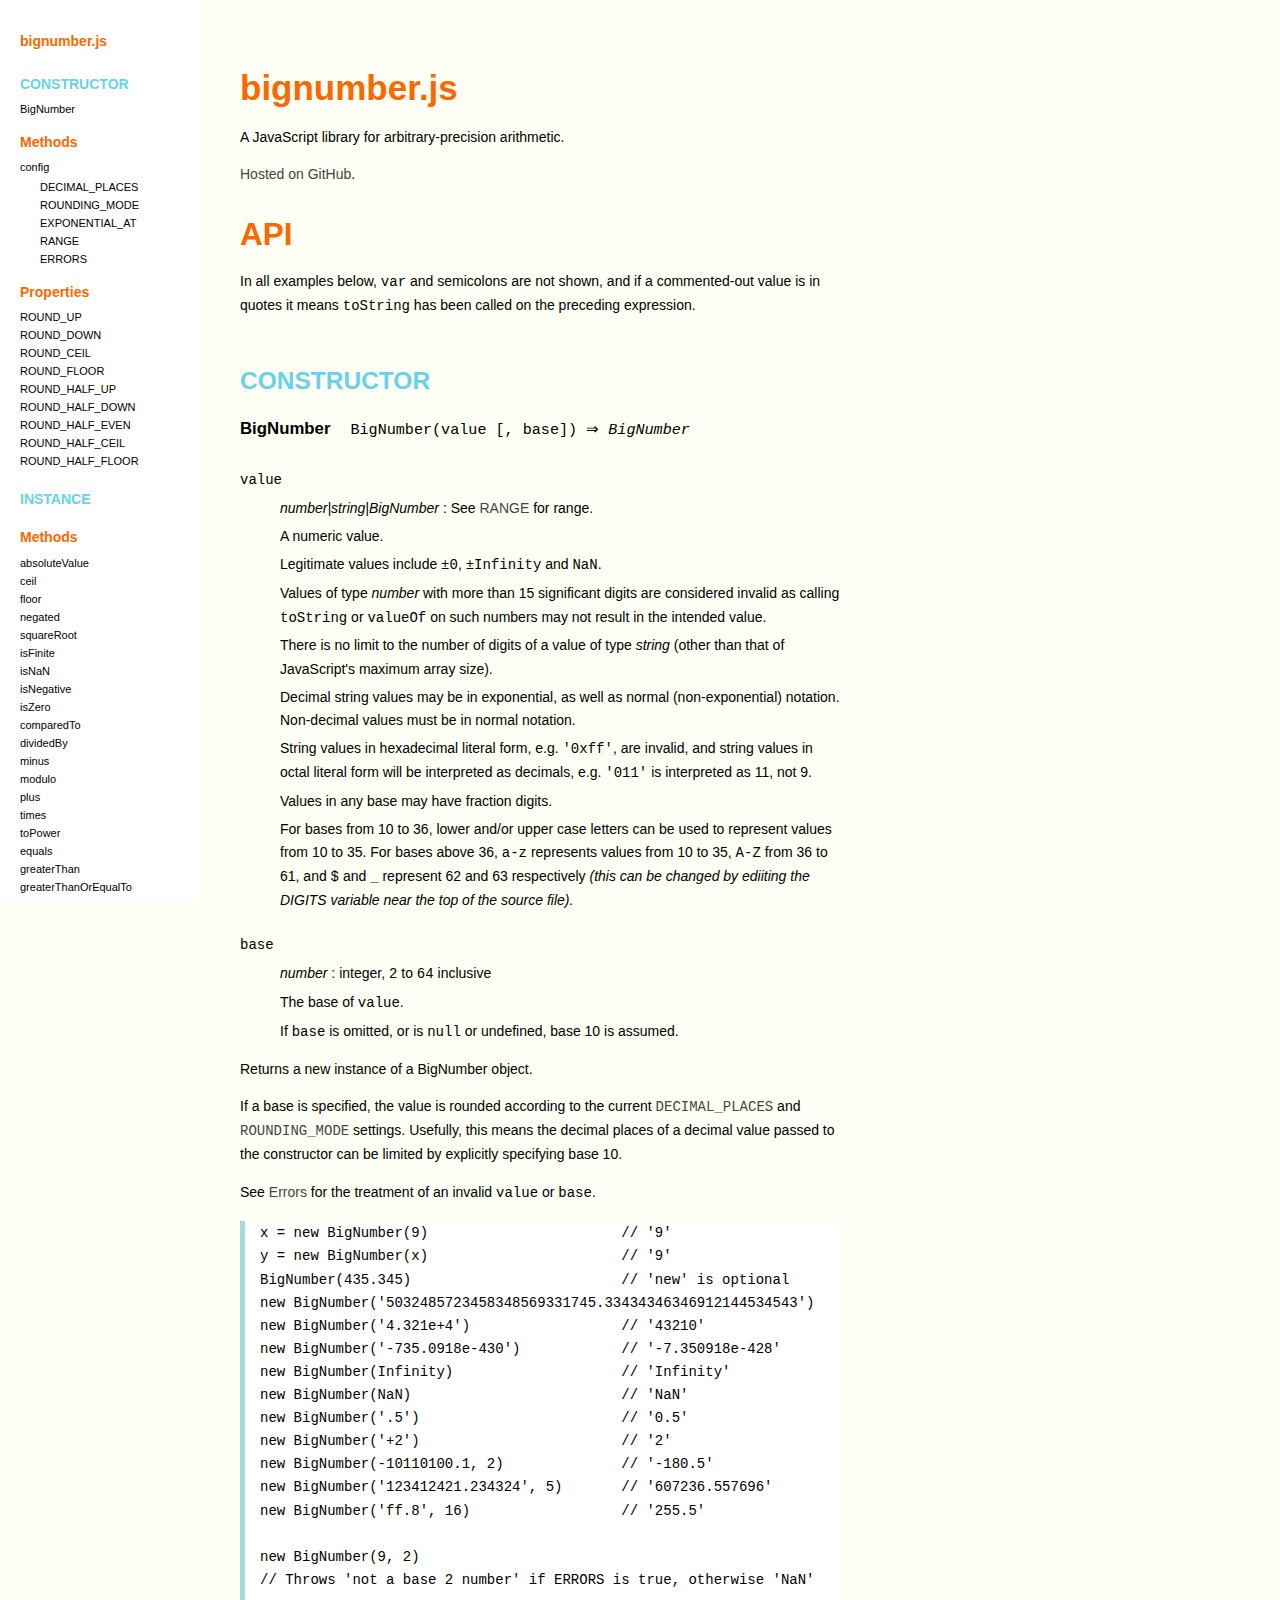
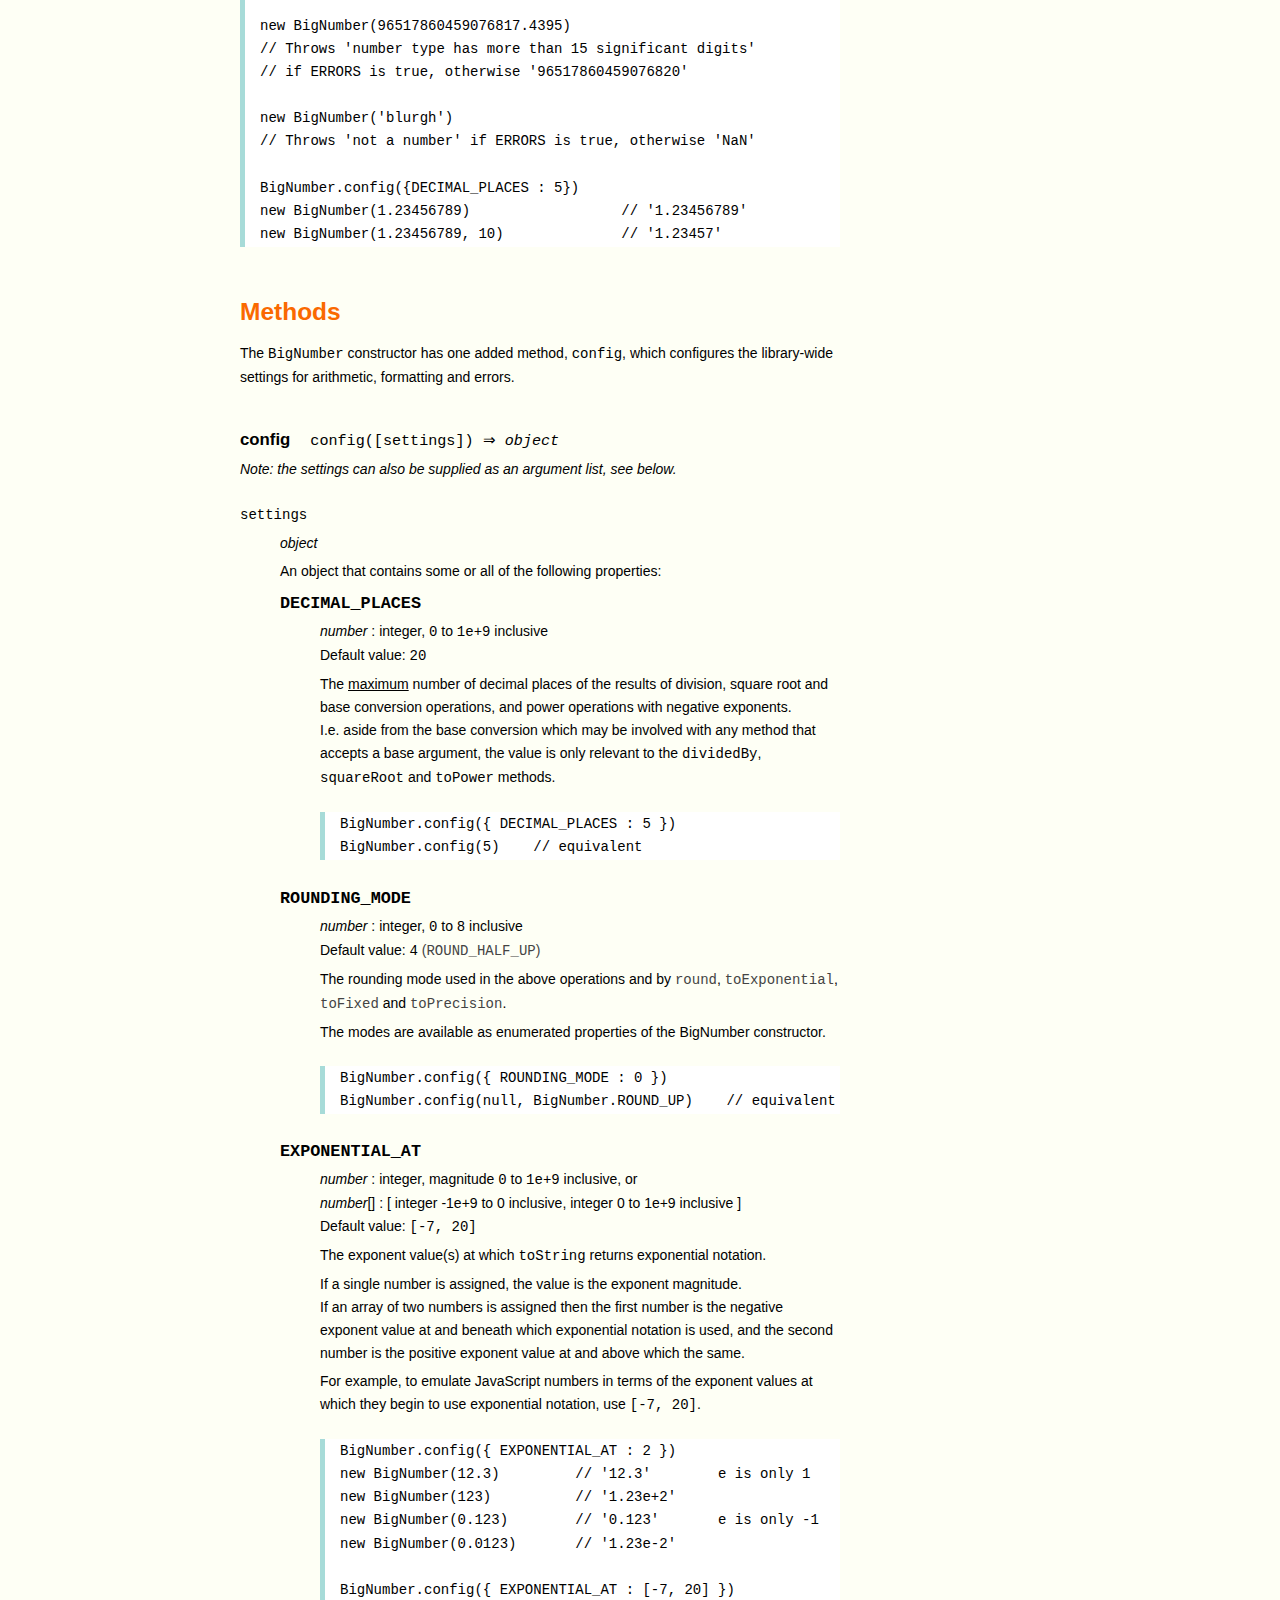
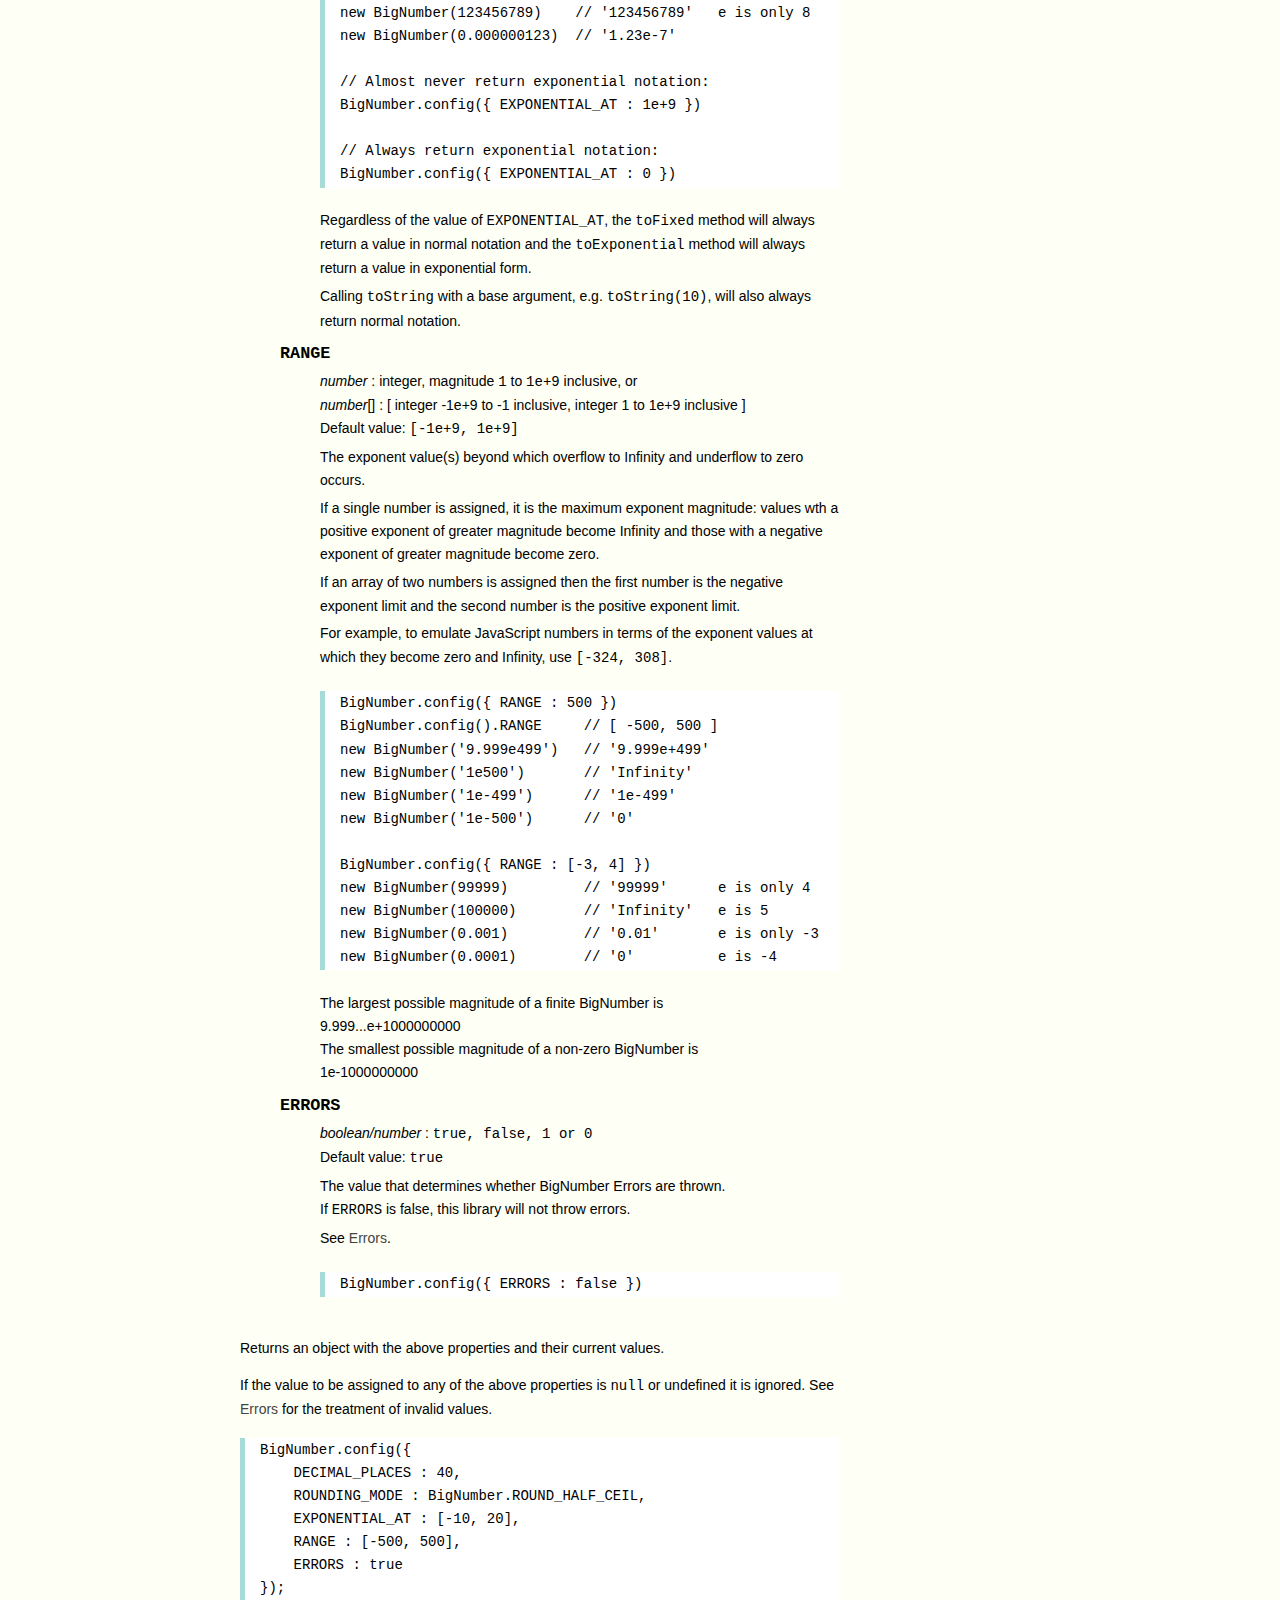
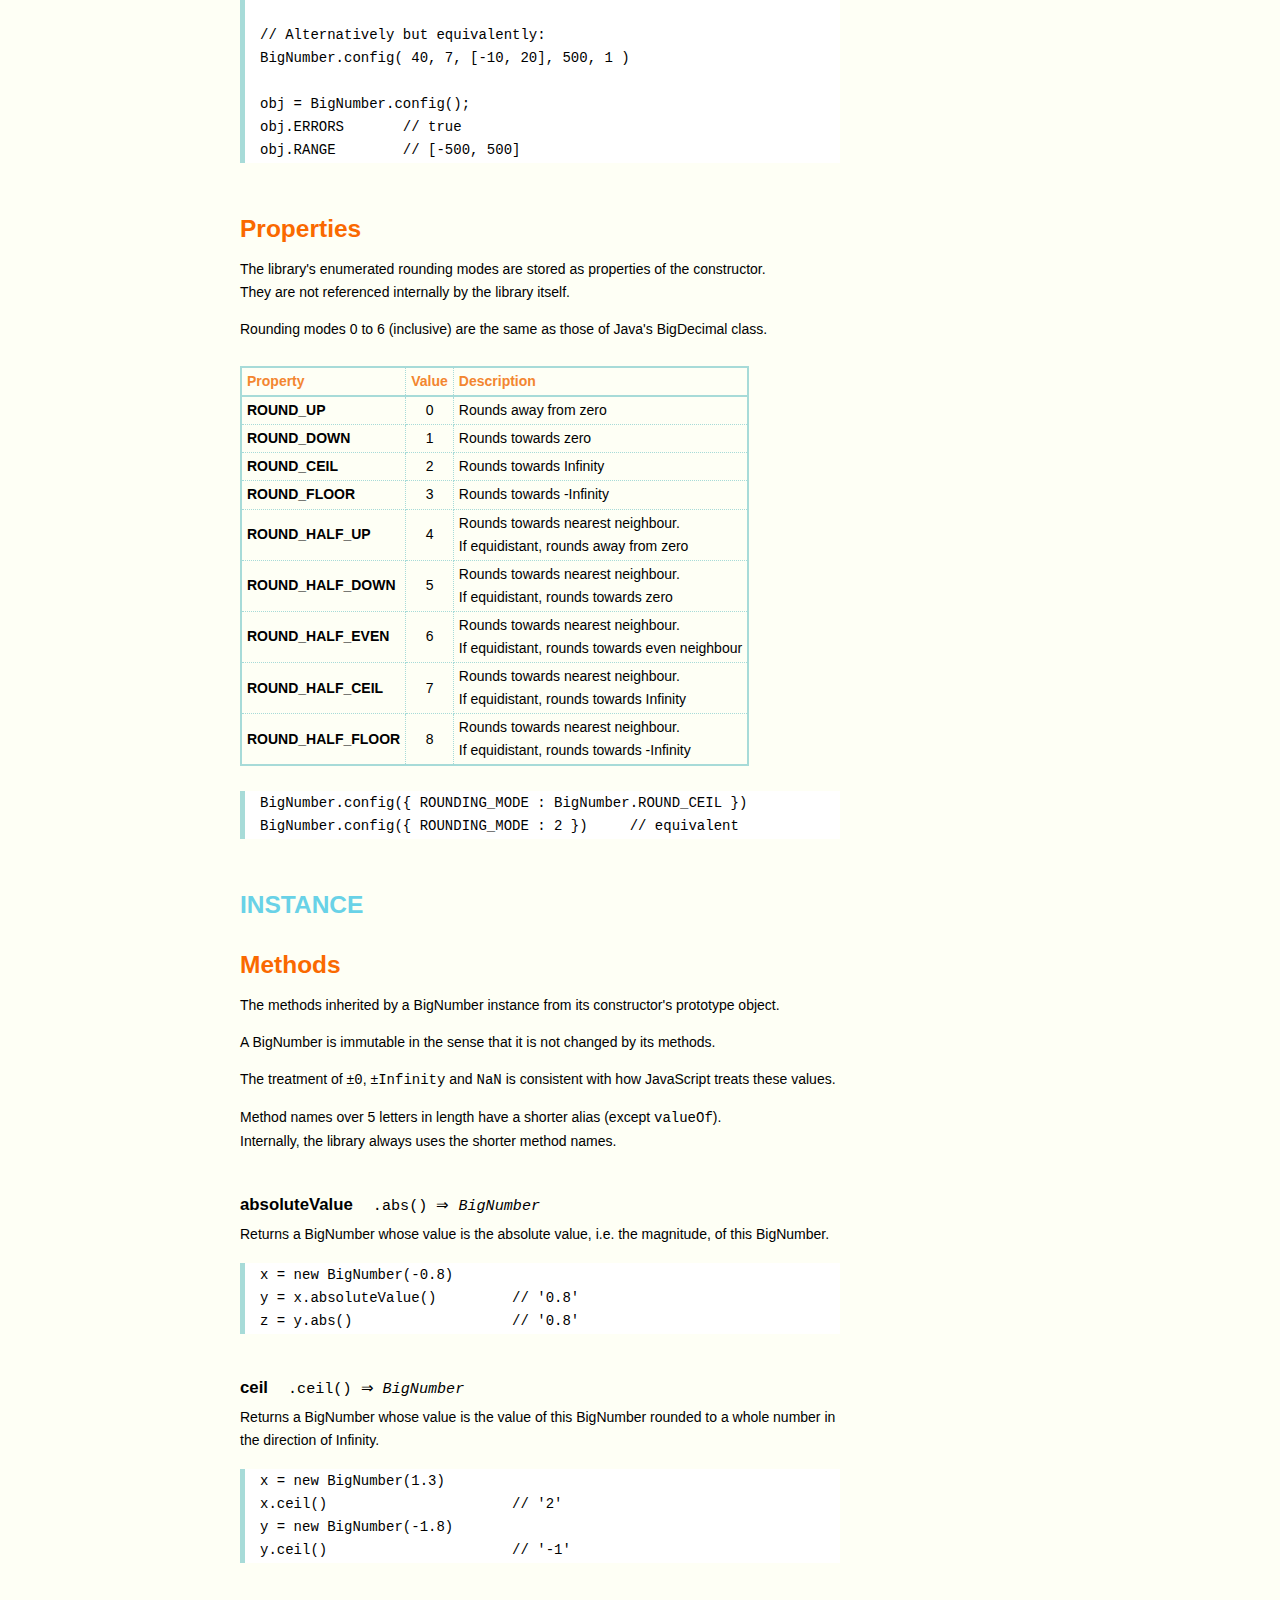
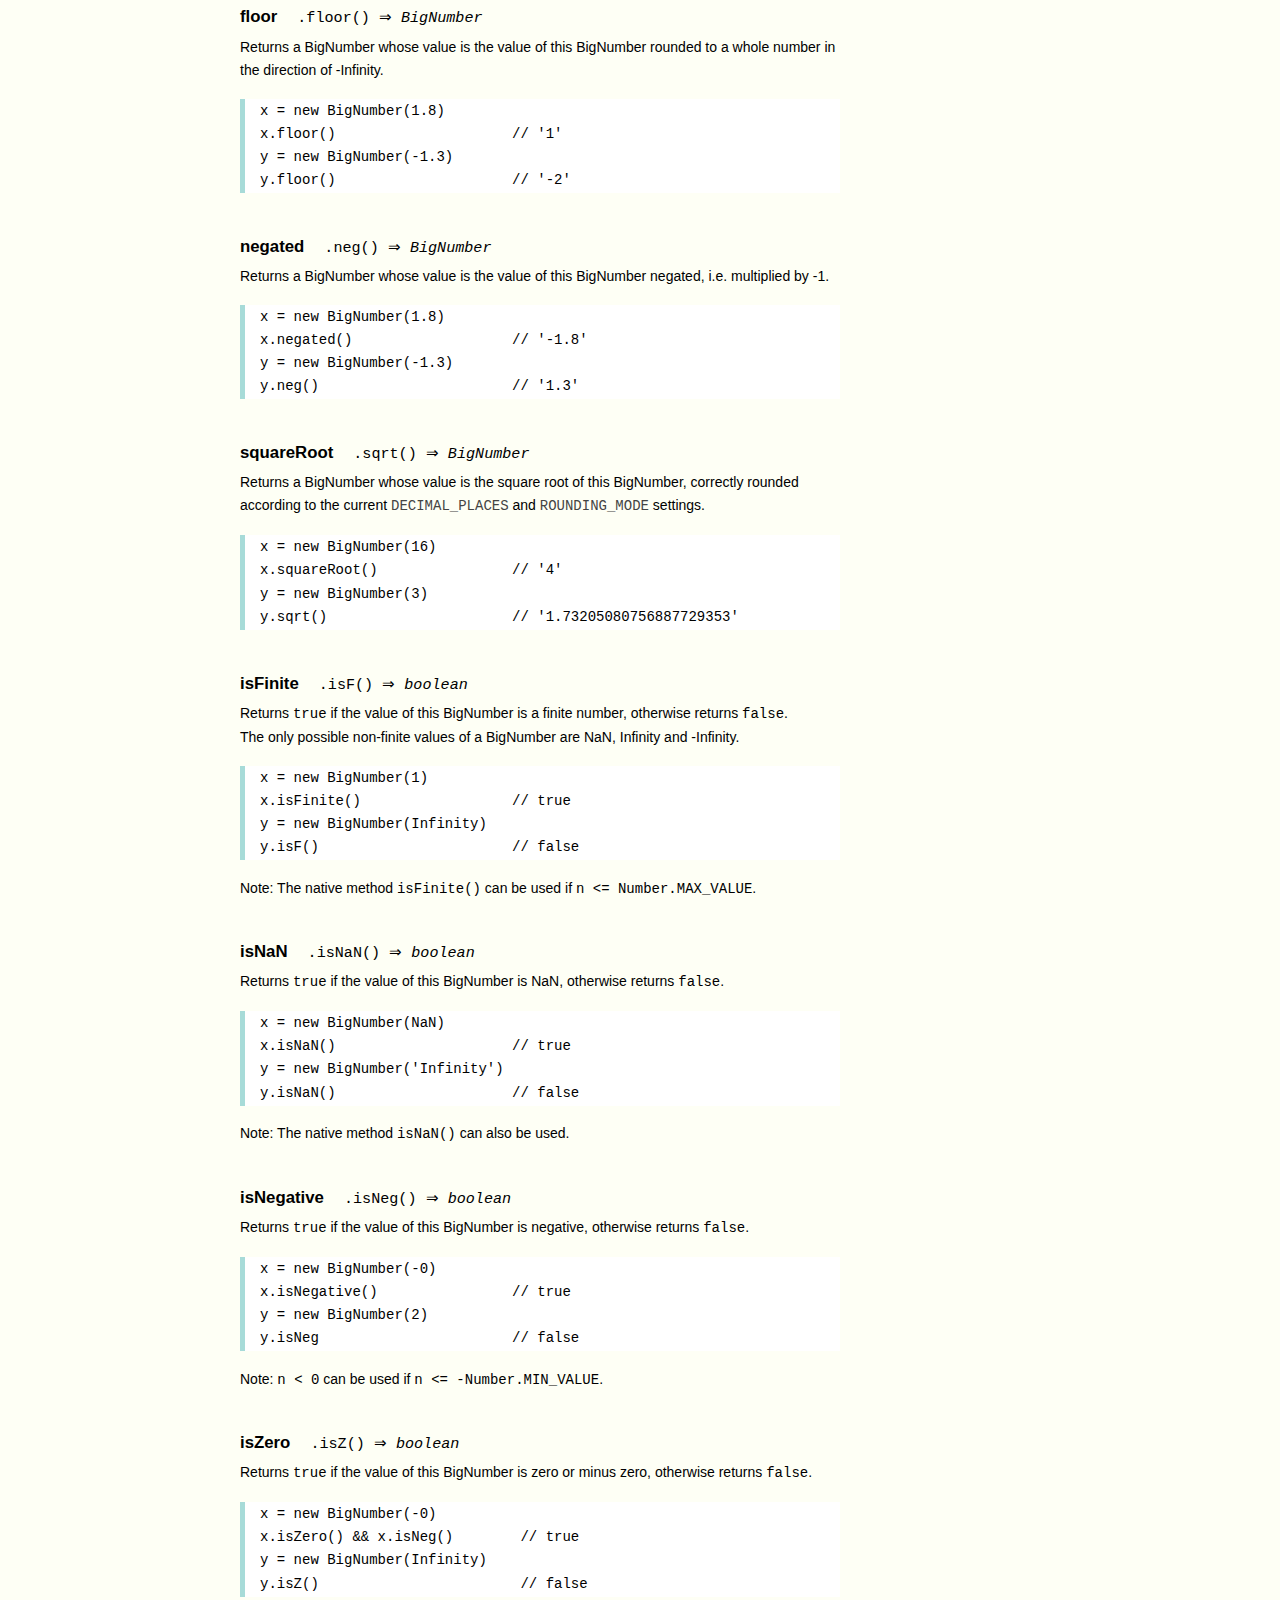
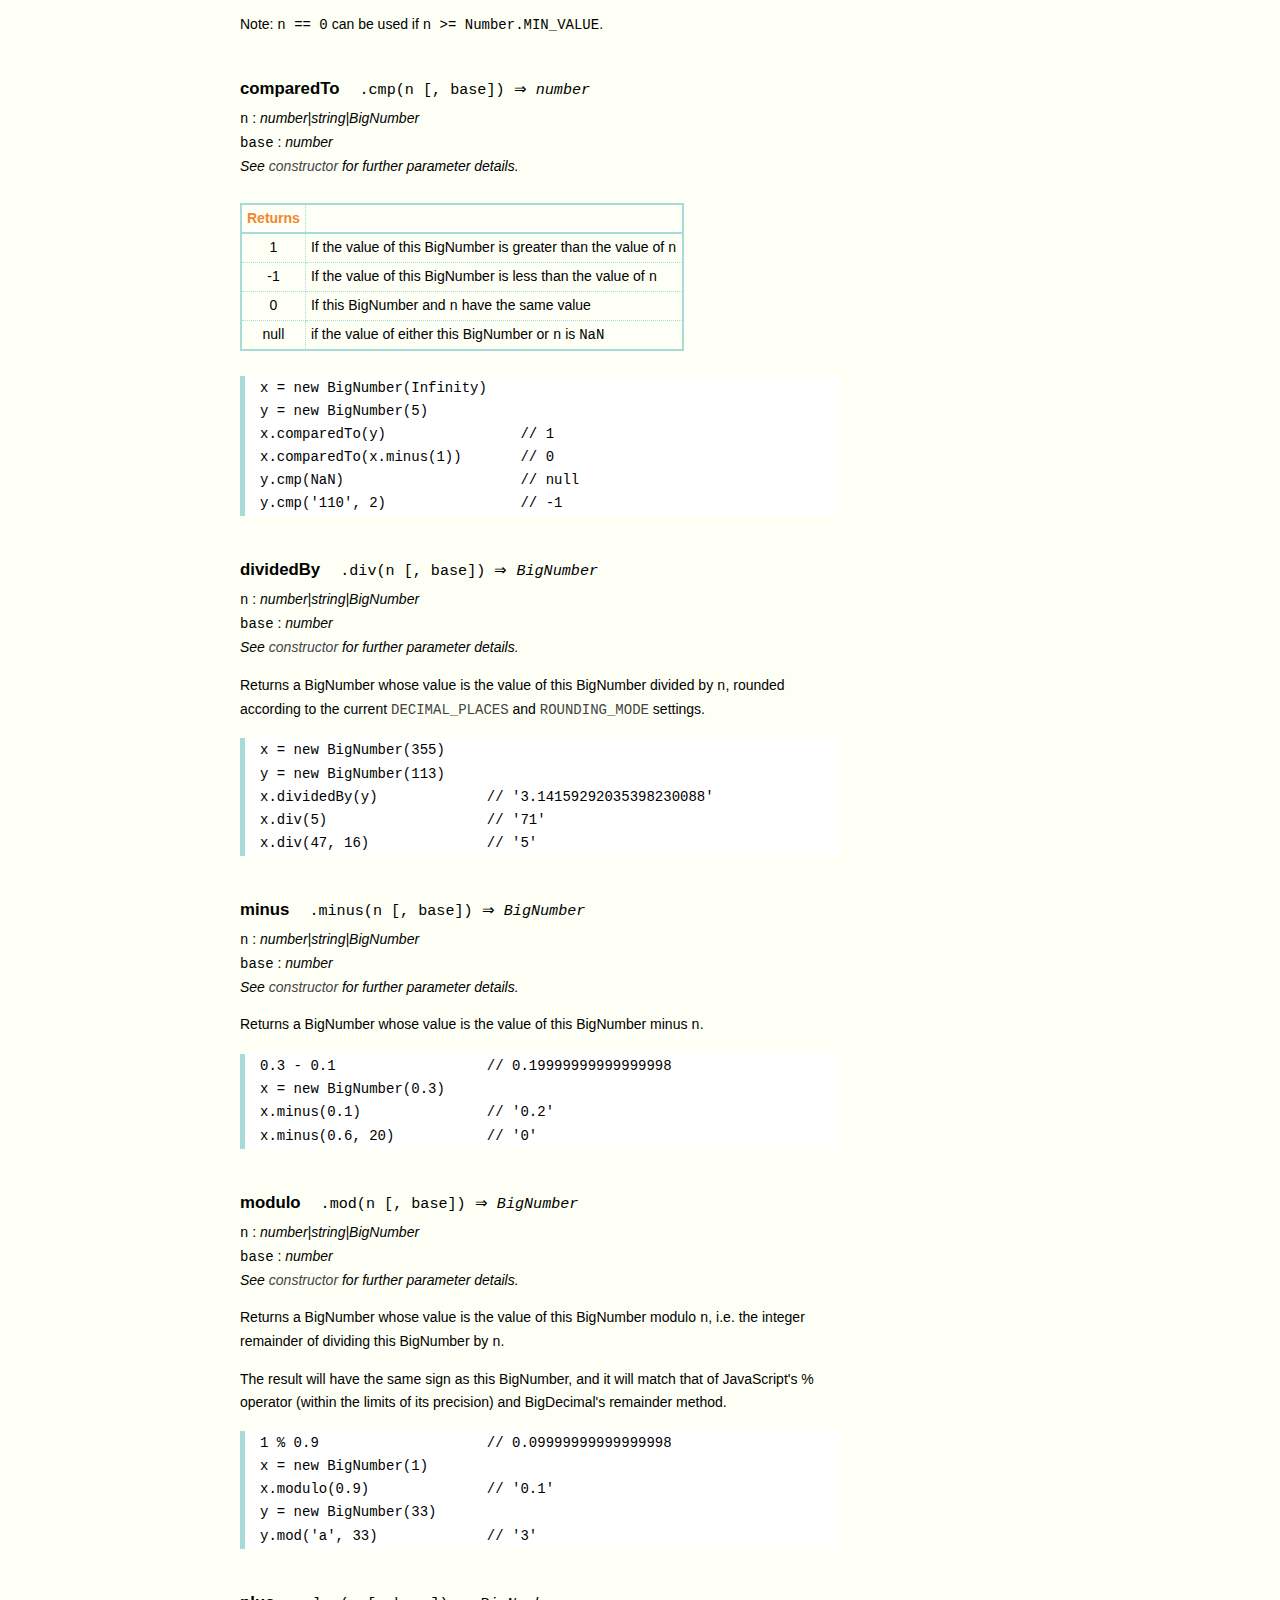
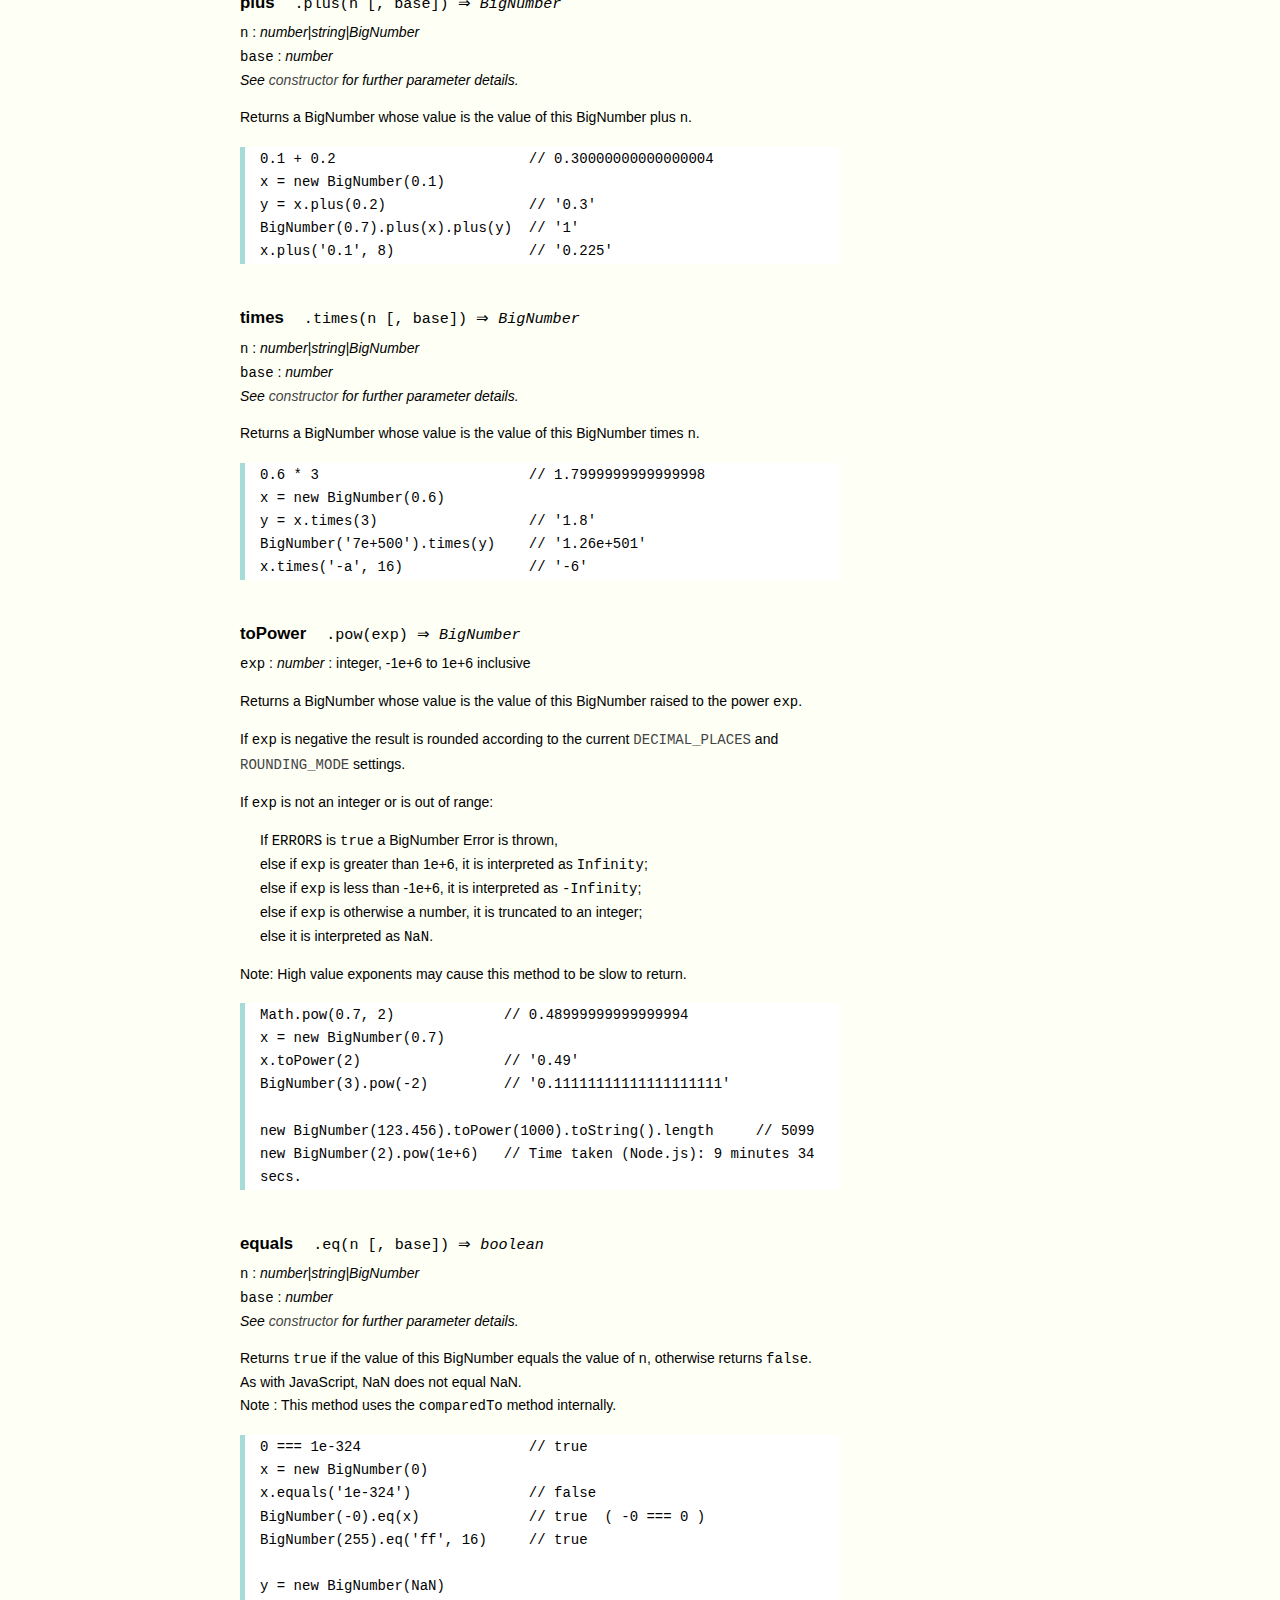
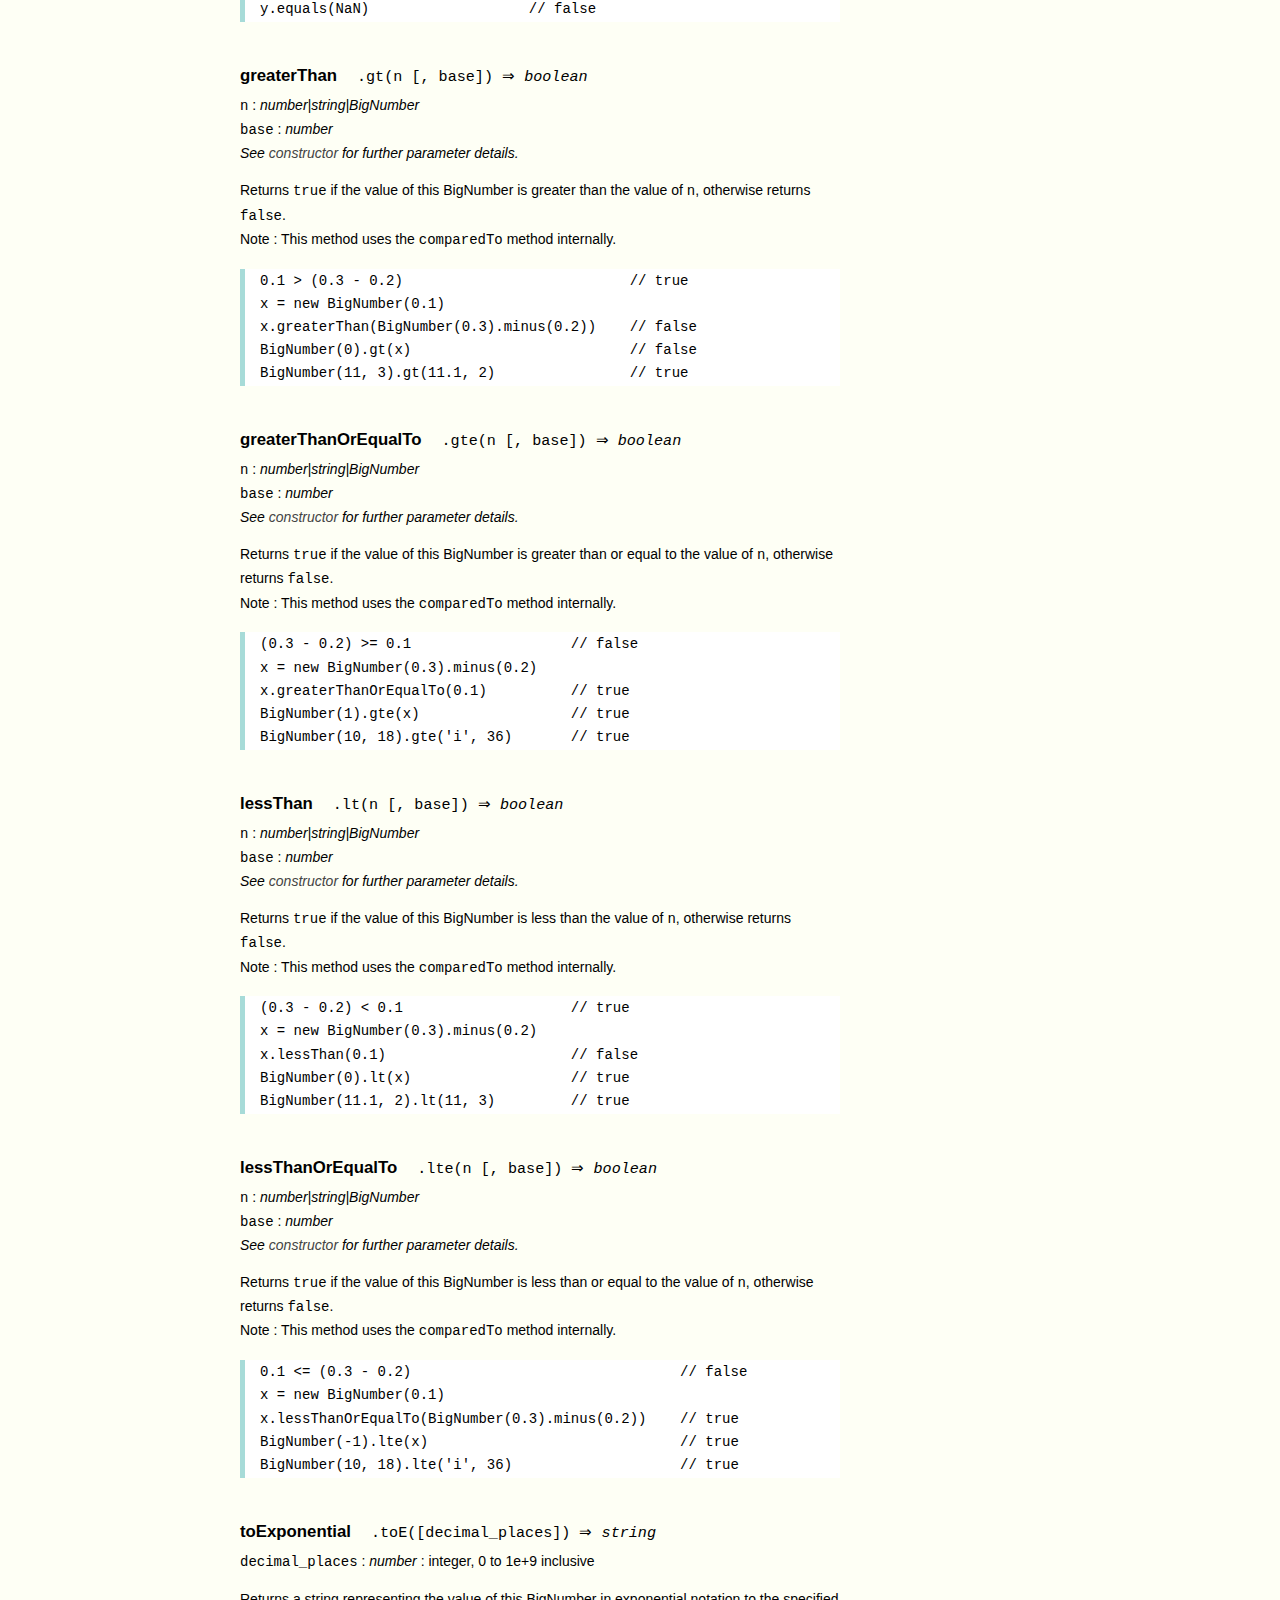
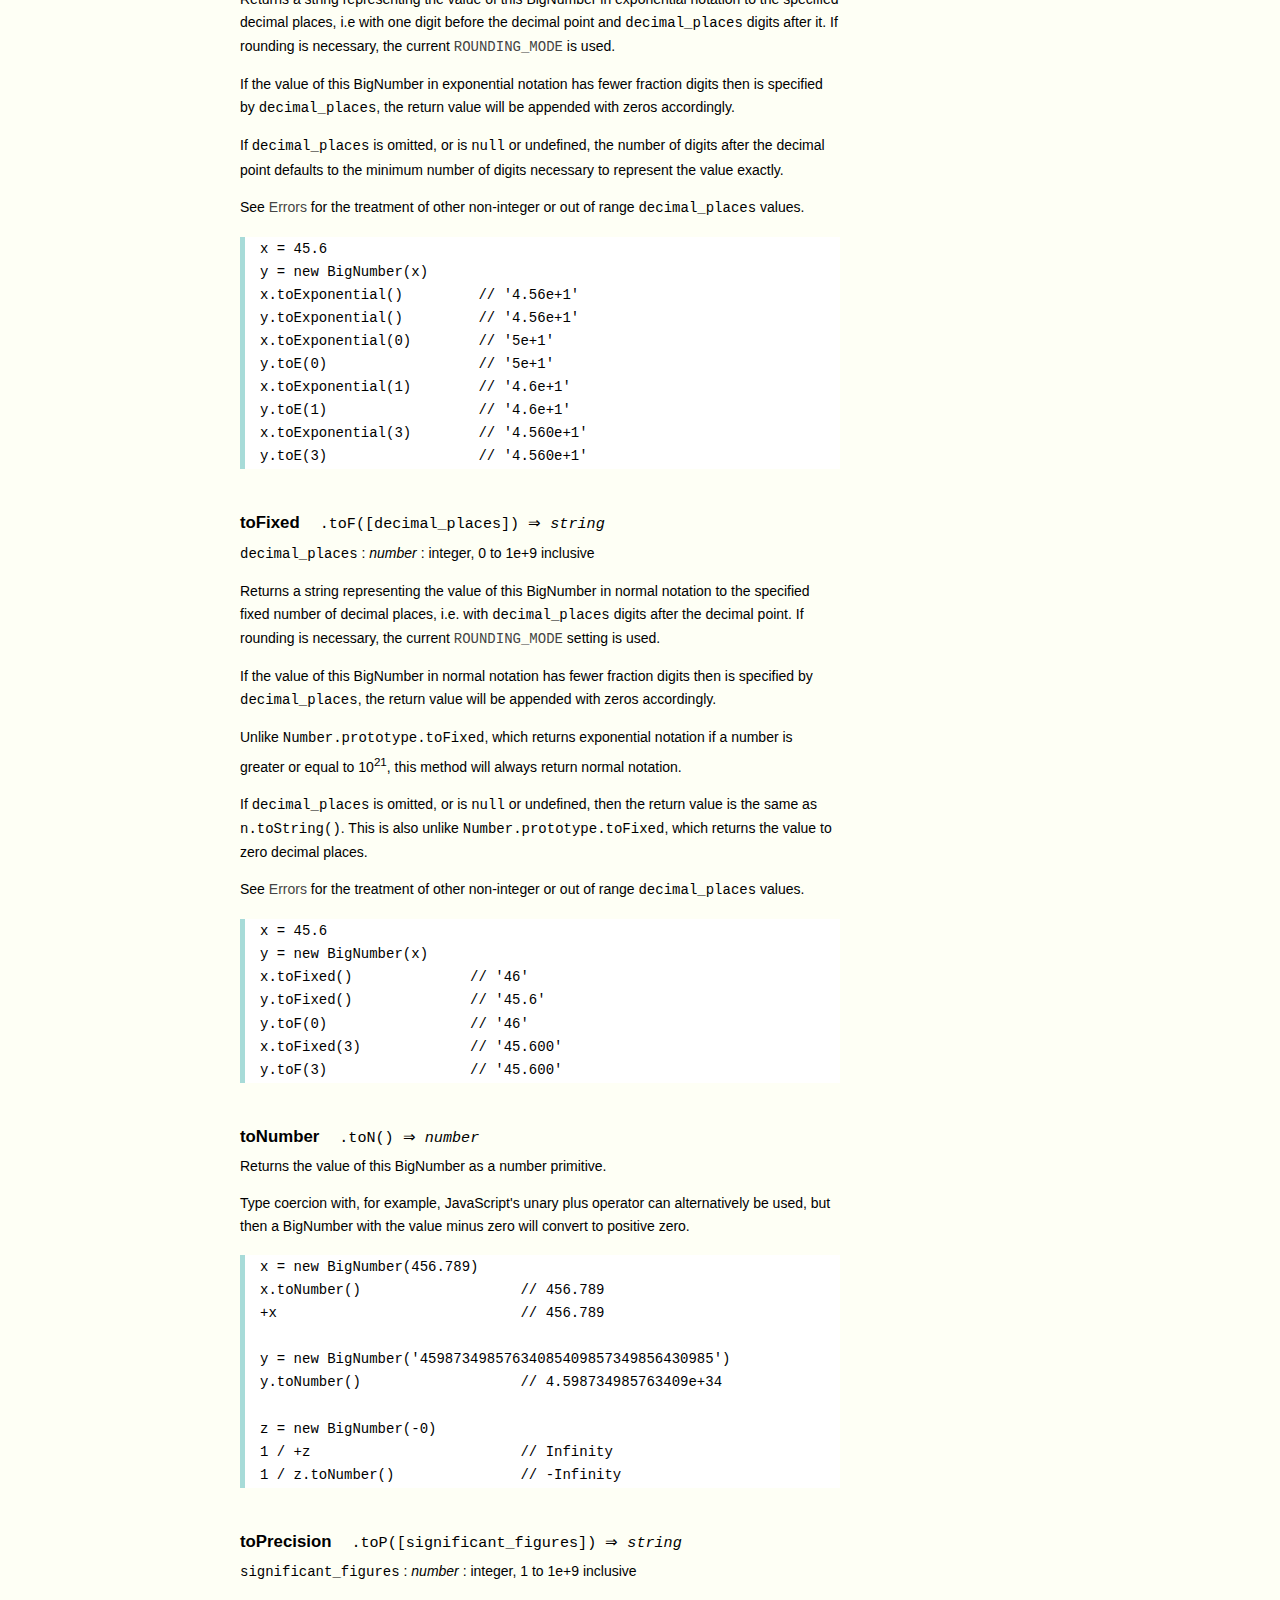
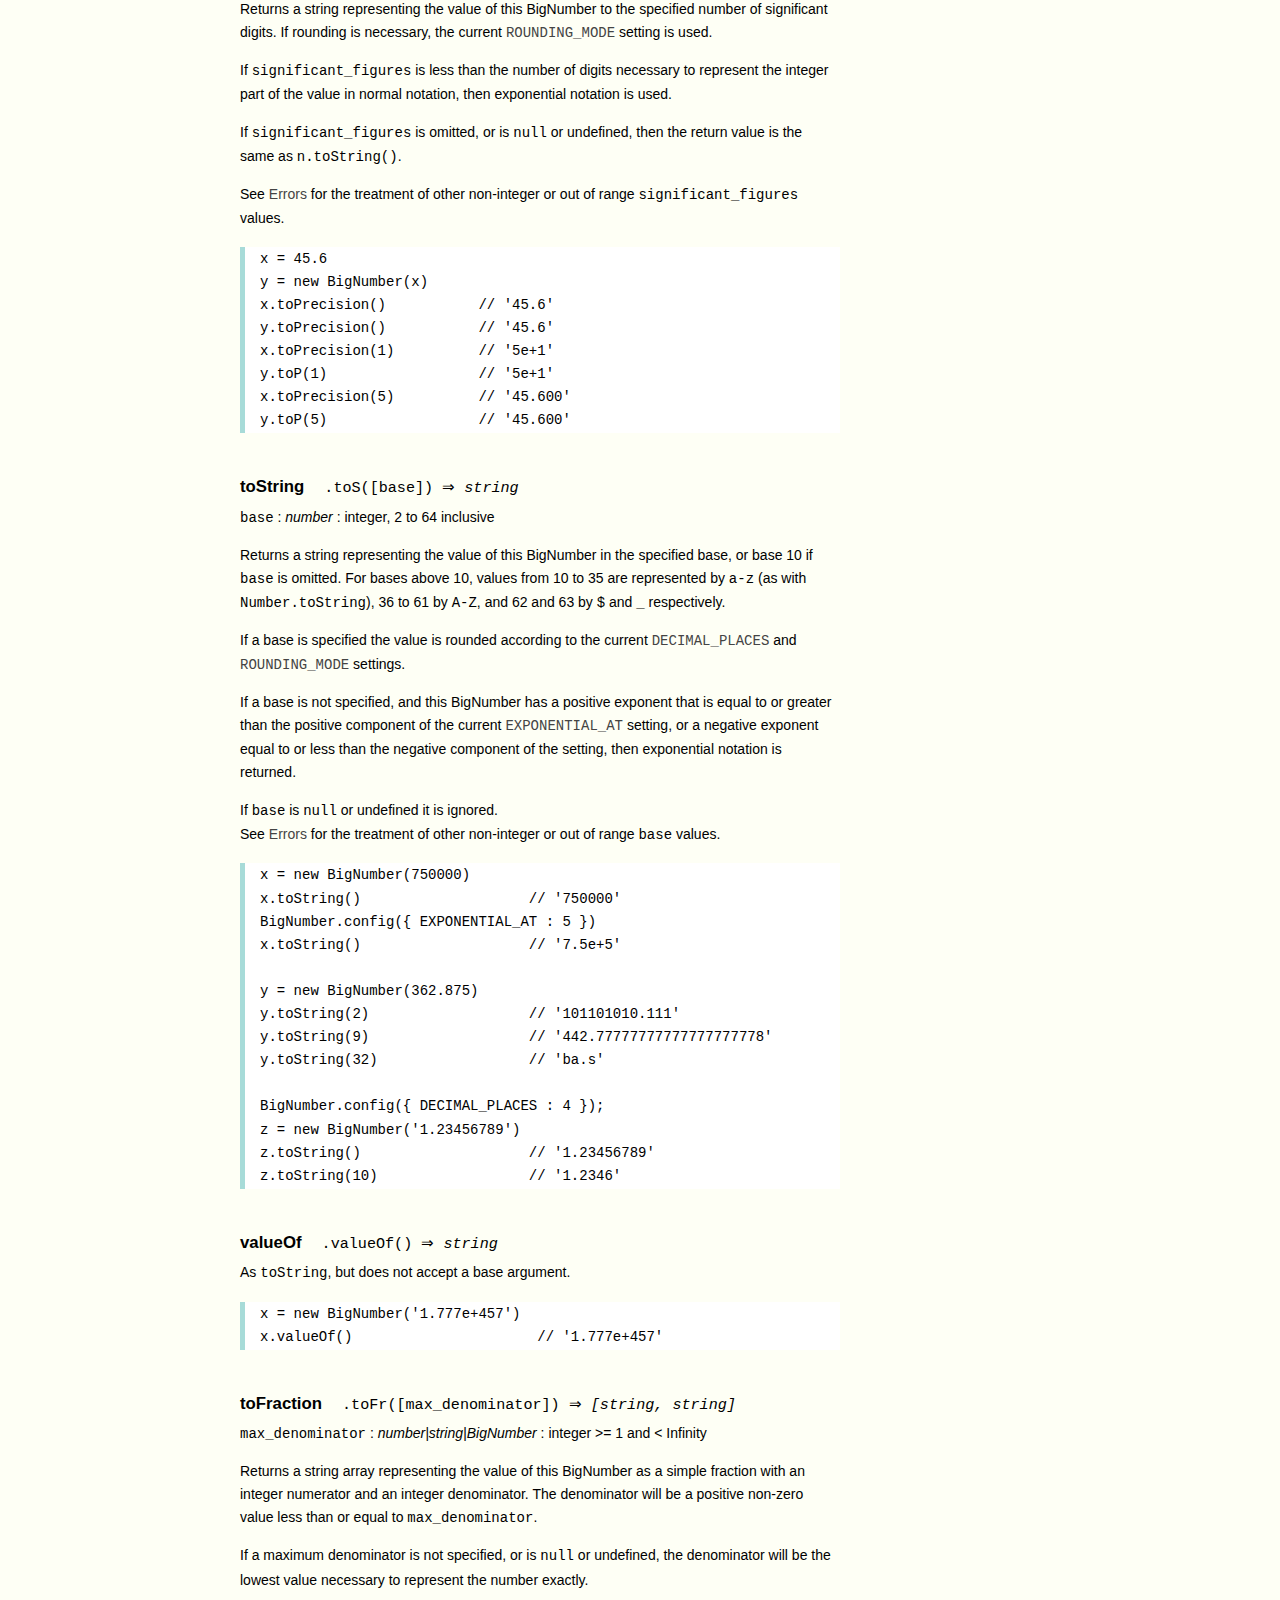
<file: node_modules/mysql/node_modules/bignumber.js/doc/API.html>
<!DOCTYPE HTML>
<html>
<head>
  <meta charset="utf-8">
  <meta http-equiv="X-UA-Compatible" content="IE=edge,chrome=1">
  <meta name="Author" content="M Mclaughlin">
  <title>bignumber.js API</title>
  <style>
html{font-family:sans-serif;font-size:100%}
body{font-family:"Helvetica Neue",Helvetica,Arial,sans-serif;font-size:14px;
  line-height:1.65em;background:#fefff5;color:#000;min-height:100%;margin:0}
.nav{background:#fff;position:fixed;top:0;bottom:0;left:0;width:180px;
  overflow-y:auto;padding:15px 0 30px 20px}
div.container{width:600px;margin:50px 0 50px 240px}
p{margin:0 0 1em;width:600px}
pre,ul{margin:1em 0}
h1,h2,h3,h4,h5{margin:0;padding:1.5em 0 0}
h1,h2{padding:.75em 0}
h1{font-size:2.5em;color:#fa6900}
h2{font-size:2.25em;color:#fa6900}
h3{font-size:1.75em;color:#69d2e7}
h4{font-size:1.75em;color:#fa6900;padding-bottom:.75em}
h5{font-size:1.2em;padding-bottom:.3em}
h6{font-size:1.1em;margin:0;padding:0.5em 0}
dd dt{font-size:1.2em}
dt{padding-top:.5em}
dd{padding-top:.35em}
b{font-weight:700}
a,a:visited{color:#444;text-decoration:none}
a:active,a:hover{outline:0;color:#000}
.nav a:hover{text-decoration:underline}
.nav a,.nav b,.nav a:visited{display:block;color:#fa6900;font-weight:700;
  margin-top:15px}
.nav b{color:#69d2e7;margin-top:20px;cursor:default;width:auto}
ul{list-style-type:none;padding:0 0 0 20px}
.nav ul{line-height:14px;padding-left:0;margin:5px 0 0}
.nav ul a,.nav ul a:visited{display:inline;color:#000;font-family:Verdana,
  Geneva,sans-serif;font-size:11px;font-weight:400;margin:0}
.inset,ul.inset{margin-left:20px}
code.inset{font-size:.9em}
.nav li{cursor:pointer;width:auto;margin:0 0 3px}
span.alias{font-style:italic;margin-left:20px}
table{border-collapse:collapse;border-spacing:0;border:2px solid #a7dbd8;
  margin:1.75em 0;padding:0}
td,th{text-align:left;margin:0;padding:2px 5px;border:1px dotted #a7dbd8}
th{border-top:2px solid #a7dbd8;border-bottom:2px solid #a7dbd8;color:#f38630}
pre{background:#fff;white-space:pre-wrap;word-wrap:break-word;
  border-left:5px solid #a7dbd8;padding:1px 0 1px 15px;margin:1.2em 0}
code,pre{font-family:Monaco,Consolas,"Lucida Console",monospace;
  font-weight:400}
.end{margin-bottom:25px}
.nav-title{color:#fa6900}
.centre{text-align:center}
.error-table{font-size:13px;width:100%}
  </style>
</head>
<body>

  <div class="nav">

    <a class='nav-title' href="#">bignumber.js</a>

    <b> CONSTRUCTOR </b>
    <ul>
      <li><a href="#bignumber">BigNumber</a></li>
    </ul>

    <a href="#methods">Methods</a>
    <ul>
      <li><a href="#config">config</a></li>
      <li>
        <ul class="inset">
          <li><a href="#decimal-places">DECIMAL_PLACES</a></li>
          <li><a href="#rounding-mode" >ROUNDING_MODE</a></li>
          <li><a href="#exponential-at">EXPONENTIAL_AT</a></li>
          <li><a href="#range"         >RANGE</a></li>
          <li><a href="#errors"        >ERRORS</a></li>
        </ul>
      </li>
    </ul>

    <a href="#constructor-properties">Properties</a>
    <ul>
      <li><a href="#round-up"        >ROUND_UP</a></li>
      <li><a href="#round-down"      >ROUND_DOWN</a></li>
      <li><a href="#round-ceil"      >ROUND_CEIL</a></li>
      <li><a href="#round-floor"     >ROUND_FLOOR</a></li>
      <li><a href="#round-half-up"   >ROUND_HALF_UP</a></li>
      <li><a href="#round-half-down" >ROUND_HALF_DOWN</a></li>
      <li><a href="#round-half-even" >ROUND_HALF_EVEN</a></li>
      <li><a href="#round-half-ceil" >ROUND_HALF_CEIL</a></li>
      <li><a href="#round-half-floor">ROUND_HALF_FLOOR</a></li>
    </ul>

    <b> INSTANCE </b>

    <a href="#prototype-methods">Methods</a>
    <ul>
      <li><a href="#abs"    >absoluteValue</a></li>
      <li><a href="#ceil"   >ceil</a></li>
      <li><a href="#floor"  >floor</a></li>
      <li><a href="#neg"    >negated</a></li>
      <li><a href="#sqrt"   >squareRoot</a></li>
      <li><a href="#isF"    >isFinite</a></li>
      <li><a href="#isNaN"  >isNaN</a></li>
      <li><a href="#isNeg"  >isNegative</a></li>
      <li><a href="#isZ"    >isZero</a></li>
      <li><a href="#cmp"    >comparedTo</a></li>
      <li><a href="#div"    >dividedBy</a></li>
      <li><a href="#minus"  >minus</a></li>
      <li><a href="#mod"    >modulo</a></li>
      <li><a href="#plus"   >plus</a></li>
      <li><a href="#times"  >times</a></li>
      <li><a href="#pow"    >toPower</a></li>
      <li><a href="#eq"     >equals</a></li>
      <li><a href="#gt"     >greaterThan</a></li>
      <li><a href="#gte"    >greaterThanOrEqualTo</a></li>
      <li><a href="#lt"     >lessThan</a></li>
      <li><a href="#lte"    >lessThanOrEqualTo</a></li>
      <li><a href="#toE"    >toExponential</a></li>
      <li><a href="#toF"    >toFixed</a></li>
      <li><a href="#toN"    >toNumber</a></li>
      <li><a href="#toP"    >toPrecision</a></li>
      <li><a href="#toS"    >toString</a></li>
      <li><a href="#valueOf">valueOf</a></li>
      <li><a href="#toFr"   >toFraction</a></li>
      <li><a href="#round"  >round</a></li>
    </ul>

    <a href="#instance-properties">Properties</a>
    <ul>
      <li><a href="#coefficient">c : coefficient</a></li>
      <li><a href="#exponent"   >e : exponent</a></li>
      <li><a href="#sign"       >s : sign</a></li>
    </ul>

    <a href="#zero-nan-infinity">Zero, NaN &amp; Infinity</a>

    <a href="#Errors">Errors</a>

    <a class='end' href="#faq">FAQ</a>

  </div>

  <div class="container">

    <h1>bignumber.js</h1>

    <p>A JavaScript library for arbitrary-precision arithmetic.</p>

    <p>
      <a href="https://github.com/MikeMcl/bignumber.js">Hosted on GitHub</a>.
    </p>


    <h2>API</h2>

    <p>
      In all examples below, <code>var</code> and semicolons are not shown, and
      if a commented-out value is in quotes it means <code>toString</code> has
      been called on the preceding expression.
    </p>



    <h3>CONSTRUCTOR</h3>

    <h5 id="bignumber">
      BigNumber<code class='inset'>BigNumber(value [, base]) &rArr;
      <i>BigNumber</i>
      </code>
    </h5>
    <dl>
      <dt><code>value</code></dt>
      <dd>
        <i>number|string|BigNumber</i> : See <a href='#range'>RANGE</a> for
        range.
      </dd>
      <dd>
        A numeric value.
      </dd>
      <dd>
        Legitimate values include <code>&plusmn;0</code>,
        <code>&plusmn;Infinity</code> and <code>NaN</code>.
      </dd>
      <dd>
        Values of type <em>number</em> with more than 15 significant digits are
        considered invalid as calling <code>toString</code> or
        <code>valueOf</code> on such numbers may not result in the intended
        value.
      </dd>
      <dd>
        There is no limit to the number of digits of a value of type
        <em>string</em> (other than that of JavaScript's maximum array size).
      </dd>
      <dd>
        Decimal string values may be in exponential, as well as normal
        (non-exponential) notation. Non-decimal values must be in normal
        notation.
      </dd>
      <dd>
        String values in hexadecimal literal form, e.g. <code>'0xff'</code>, are
        invalid, and string values in octal literal form will be interpreted as
        decimals, e.g. <code>'011'</code> is interpreted as 11, not 9.
      </dd>
      <dd>Values in any base may have fraction digits.</dd>
      <dd>
        For bases from 10 to 36, lower and/or upper case letters can be used to
        represent values from 10 to 35. For bases above 36, <code>a-z</code>
        represents values from 10 to 35, <code>A-Z</code> from 36 to 61, and
        <code>$</code> and <code>_</code> represent 62 and 63 respectively <i>
        (this can be changed by ediiting the DIGITS variable near the top of the
        source file).</i>
      </dd>
    </dl>
    <dl>
      <dt><code>base</code></dt>
      <dd>
        <i>number</i> : integer, <code>2</code> to <code>64</code> inclusive
      </dd>
      <dd>The base of <code>value</code>.</dd>
      <dd>If <code>base</code> is omitted, or is <code>null</code> or undefined,
      base 10 is assumed.</dd>
    </dl>
    <p>Returns a new instance of a BigNumber object.</p>
    <p>
      If a base is specified, the value is rounded according to
      the current <a href='#decimal-places'><code>DECIMAL_PLACES</code></a> and
      <a href='#rounding-mode'><code>ROUNDING_MODE</code></a> settings.
      Usefully, this means the decimal places of a decimal value
      passed to the constructor can be limited by explicitly specifying base 10.
    </p>
    <p>
      See <a href='#Errors'>Errors</a> for the treatment of an invalid
      <code>value</code> or <code>base</code>.
    </p>
    <pre>
x = new BigNumber(9)                       // '9'
y = new BigNumber(x)                       // '9'
BigNumber(435.345)                         // 'new' is optional
new BigNumber('5032485723458348569331745.33434346346912144534543')
new BigNumber('4.321e+4')                  // '43210'
new BigNumber('-735.0918e-430')            // '-7.350918e-428'
new BigNumber(Infinity)                    // 'Infinity'
new BigNumber(NaN)                         // 'NaN'
new BigNumber('.5')                        // '0.5'
new BigNumber('+2')                        // '2'
new BigNumber(-10110100.1, 2)              // '-180.5'
new BigNumber('123412421.234324', 5)       // '607236.557696'
new BigNumber('ff.8', 16)                  // '255.5'

new BigNumber(9, 2)
// Throws 'not a base 2 number' if ERRORS is true, otherwise 'NaN'

new BigNumber(96517860459076817.4395)
// Throws 'number type has more than 15 significant digits'
// if ERRORS is true, otherwise '96517860459076820'

new BigNumber('blurgh')
// Throws 'not a number' if ERRORS is true, otherwise 'NaN'

BigNumber.config({DECIMAL_PLACES : 5})
new BigNumber(1.23456789)                  // '1.23456789'
new BigNumber(1.23456789, 10)              // '1.23457'</pre>


    <h4 id="methods">Methods</h4>
    <p>
      The <code>BigNumber</code> constructor has one added method,
      <code>config</code>, which configures the library-wide settings for
      arithmetic, formatting and errors.
    </p>

    <h5 id="config">
      config<code class='inset'>config([settings]) &rArr; <i>object</i></code>
    </h5>
    <i>
      Note: the settings can also be supplied as an argument list,
      see below.
    </i>
    <dl>
      <dt><code>settings</code></dt>
      <dd><i>object</i></dd>

      <dd>
        An object that contains some or all of the following properties:
        <dl>



          <dt id="decimal-places"><code><b>DECIMAL_PLACES</b></code></dt>
          <dd>
            <i>number</i> : integer, <code>0</code> to <code>1e+9</code>
            inclusive<br />
            Default value: <code>20</code>
          </dd>
          <dd>
            The <u>maximum</u> number of decimal places of the results of
            division, square root and base conversion operations, and power
            operations with negative exponents.<br />
            I.e. aside from the base conversion which may be involved with any
            method that accepts a base argument, the value is only relevant to
            the <code>dividedBy</code>, <code>squareRoot</code> and
            <code>toPower</code> methods.
          </dd>
          <dd>
            <pre>BigNumber.config({ DECIMAL_PLACES : 5 })
BigNumber.config(5)    // equivalent</pre>
          </dd>



          <dt id="rounding-mode"><code><b>ROUNDING_MODE</b></code></dt>
          <dd>
            <i>number</i> : integer, <code>0</code> to <code>8</code>
            inclusive<br />
            Default value: <code>4</code>
            <a href="#h-up">(<code>ROUND_HALF_UP</code>)</a>
          </dd>
          <dd>
            The rounding mode used in the above operations and by
            <a href='#round'><code>round</code></a>,
            <a href='#toE'><code>toExponential</code></a>,
            <a href='#toF'><code>toFixed</code></a> and
            <a href='#toP'><code>toPrecision</code></a>.
          </dd>
          <dd>
             The modes are available as enumerated properties of the BigNumber
             constructor.
          </dd>
           <dd>
            <pre>BigNumber.config({ ROUNDING_MODE : 0 })
BigNumber.config(null, BigNumber.ROUND_UP)    // equivalent</pre>
          </dd>



          <dt id="exponential-at"><code><b>EXPONENTIAL_AT</b></code></dt>
          <dd>
            <i>number</i> : integer, magnitude <code>0</code> to
            <code>1e+9</code> inclusive, or<br />
            <i>number</i>[] : [ integer -1e+9 to 0 inclusive, integer 0 to 1e+9
            inclusive ]<br />
            Default value: <code>[-7, 20]</code>
          </dd>
          <dd>
            The exponent value(s) at which <code>toString</code> returns
            exponential notation.
          </dd>
          <dd>
            If a single number is assigned, the value is the exponent magnitude.
            <br />
            If an array of two numbers is assigned then the first number is the
            negative exponent value at and beneath which exponential notation is
            used, and the second number is the positive exponent value at and
            above which the same.
          </dd>
          <dd>
            For example, to emulate JavaScript numbers in terms of the exponent
            values at which they begin to use exponential notation, use
            <code>[-7, 20]</code>.
          </dd>
          <dd>
            <pre>BigNumber.config({ EXPONENTIAL_AT : 2 })
new BigNumber(12.3)         // '12.3'        e is only 1
new BigNumber(123)          // '1.23e+2'
new BigNumber(0.123)        // '0.123'       e is only -1
new BigNumber(0.0123)       // '1.23e-2'

BigNumber.config({ EXPONENTIAL_AT : [-7, 20] })
new BigNumber(123456789)    // '123456789'   e is only 8
new BigNumber(0.000000123)  // '1.23e-7'

// Almost never return exponential notation:
BigNumber.config({ EXPONENTIAL_AT : 1e+9 })

// Always return exponential notation:
BigNumber.config({ EXPONENTIAL_AT : 0 })</pre>
          </dd>
          <dd>
            Regardless of the value of <code>EXPONENTIAL_AT</code>, the
            <code>toFixed</code> method will always return a value in
            normal notation and the <code>toExponential</code> method will
            always return a value in exponential form.
          </dd>
          <dd>
            Calling <code>toString</code> with a base argument, e.g.
            <code>toString(10)</code>, will also always return normal notation.
          </dd>



          <dt id="range"><code><b>RANGE</b></code></dt>
          <dd>
            <i>number</i> : integer, magnitude <code>1</code> to
            <code>1e+9</code> inclusive, or<br />
            <i>number</i>[] : [ integer -1e+9 to -1 inclusive, integer 1 to 1e+9
            inclusive ]<br />
            Default value: <code>[-1e+9, 1e+9]</code>
          </dd>
          <dd>
            The exponent value(s) beyond which overflow to Infinity and
            underflow to zero occurs.
          </dd>
          <dd>
            If a single number is assigned, it is the maximum exponent
            magnitude: values wth a positive exponent of greater magnitude
            become Infinity and those with a negative exponent of
            greater magnitude become zero.
          <dd>
            If an array of two numbers is assigned then the first number is the
            negative exponent limit and the second number is the positive
            exponent limit.
          </dd>
          <dd>
            For example, to emulate JavaScript numbers in terms of the exponent
            values at which they become zero and Infinity, use
            <code>[-324, 308]</code>.
          </dd>
          <dd>
            <pre>BigNumber.config({ RANGE : 500 })
BigNumber.config().RANGE     // [ -500, 500 ]
new BigNumber('9.999e499')   // '9.999e+499'
new BigNumber('1e500')       // 'Infinity'
new BigNumber('1e-499')      // '1e-499'
new BigNumber('1e-500')      // '0'

BigNumber.config({ RANGE : [-3, 4] })
new BigNumber(99999)         // '99999'      e is only 4
new BigNumber(100000)        // 'Infinity'   e is 5
new BigNumber(0.001)         // '0.01'       e is only -3
new BigNumber(0.0001)        // '0'          e is -4</pre>
          </dd>
          <dd>
            The largest possible magnitude of a finite BigNumber is<br />
            9.999...e+1000000000<br />
            The smallest possible magnitude of a non-zero BigNumber is<br />
            1e-1000000000
          </dd>



          <dt id="errors"><code><b>ERRORS</b></code></dt>
          <dd>
            <i>boolean/number</i> : <code>true, false, 1 or 0</code><br />
            Default value: <code>true</code>
          </dd>
          <dd>
            The value that determines whether BigNumber Errors are thrown.<br />
            If <code>ERRORS</code> is false, this library will not throw errors.
          </dd>
          <dd>
            See <a href='#Errors'>Errors</a>.
          </dd>
           <dd>
            <pre>BigNumber.config({ ERRORS : false })</pre>
          </dd>
        </dl>
      </dd>
    </dl>
    <p>
      <br />Returns an object with the above properties and their current
      values.
    </p>
    <p>
      If the value to be assigned to any of the above properties is
      <code>null</code> or undefined it is ignored. See
      <a href='#Errors'>Errors</a> for the treatment of invalid values.
    </p>
    <pre>
BigNumber.config({
    DECIMAL_PLACES : 40,
    ROUNDING_MODE : BigNumber.ROUND_HALF_CEIL,
    EXPONENTIAL_AT : [-10, 20],
    RANGE : [-500, 500],
    ERRORS : true
});

// Alternatively but equivalently:
BigNumber.config( 40, 7, [-10, 20], 500, 1 )

obj = BigNumber.config();
obj.ERRORS       // true
obj.RANGE        // [-500, 500]</pre>



    <h4 id="constructor-properties">Properties</h4>
    <p>
      The library's enumerated rounding modes are stored as properties of the
      constructor.<br />
      They are not referenced internally by the library itself.
    </p>
    <p>
      Rounding modes 0 to 6 (inclusive) are the same as those of Java's
      BigDecimal class.
    </p>
    <table>
      <tr>
      	<th>Property</th>
      	<th>Value</th>
      	<th>Description</th>
      </tr>
      <tr>
      	<td id="round-up"><b>ROUND_UP</b></td>
      	<td class='centre'>0</td>
      	<td>Rounds away from zero</td>
      </tr>
      <tr>
      	<td id="round-down"><b>ROUND_DOWN</b></td>
      	<td class='centre'>1</td>
      	<td>Rounds towards zero</td>
      </tr>
      <tr>
      	<td id="round-ceil"><b>ROUND_CEIL</b></td>
      	<td class='centre'>2</td>
      	<td>Rounds towards Infinity</td>
      </tr>
      <tr>
      	<td id="round-floor"><b>ROUND_FLOOR</b></td>
      	<td class='centre'>3</td>
      	<td>Rounds towards -Infinity</td>
      </tr>
      <tr>
      	<td id="round-half-up"><b>ROUND_HALF_UP</b></td>
      	<td class='centre'>4</td>
      	<td>
          Rounds towards nearest neighbour.<br />
          If equidistant, rounds away from zero
        </td>
      </tr>
      <tr>
      	<td id="round-half-down"><b>ROUND_HALF_DOWN</b></td>
      	<td class='centre'>5</td>
      	<td>
          Rounds towards nearest neighbour.<br />
          If equidistant, rounds towards zero
        </td>
      </tr>
      <tr>
      	<td id="round-half-even"><b>ROUND_HALF_EVEN</b></td>
      	<td class='centre'>6</td>
      	<td>
          Rounds towards nearest neighbour.<br />
          If equidistant, rounds towards even neighbour
        </td>
      </tr>
      <tr>
      	<td id="round-half-ceil"><b>ROUND_HALF_CEIL</b></td>
      	<td class='centre'>7</td>
      	<td>
          Rounds towards nearest neighbour.<br />
          If equidistant, rounds towards Infinity
        </td>
      </tr>
      <tr>
      	<td id="round-half-floor"><b>ROUND_HALF_FLOOR</b></td>
      	<td class='centre'>8</td>
      	<td>
          Rounds towards nearest neighbour.<br />
          If equidistant, rounds towards -Infinity
        </td>
      </tr>
    </table>
    <pre>
BigNumber.config({ ROUNDING_MODE : BigNumber.ROUND_CEIL })
BigNumber.config({ ROUNDING_MODE : 2 })     // equivalent</pre>


    <h3>INSTANCE</h3>

    <h4 id="prototype-methods">Methods</h4>
    <p>
      The methods inherited by a BigNumber instance from its constructor's
      prototype object.
    </p>
    <p>
      A BigNumber is immutable in the sense that it is not changed by its
      methods.
    </p>
    <p>
      The treatment of &plusmn;<code>0</code>, &plusmn;<code>Infinity</code> and
      <code>NaN</code> is consistent with how JavaScript treats these values.
    </p>
    <p>
      Method names over 5 letters in length have a shorter alias (except
      <code>valueOf</code>).<br />
      Internally, the library always uses the shorter method names.
    </p>



    <h5 id="abs">
      absoluteValue<code class='inset'>.abs() &rArr; <i>BigNumber</i></code>
    </h5>
    <p>
      Returns a BigNumber whose value is the absolute value, i.e. the magnitude,
      of this BigNumber.
    </p>
    <pre>
x = new BigNumber(-0.8)
y = x.absoluteValue()         // '0.8'
z = y.abs()                   // '0.8'</pre>



    <h5 id="ceil">
      ceil<code class='inset'>.ceil() &rArr; <i>BigNumber</i></code>
    </h5>
    <p>
      Returns a BigNumber whose value is the value of this BigNumber rounded to
      a whole number in the direction of Infinity.
    </p>
    <pre>
x = new BigNumber(1.3)
x.ceil()                      // '2'
y = new BigNumber(-1.8)
y.ceil()                      // '-1'</pre>



    <h5 id="floor">
      floor<code class='inset'>.floor() &rArr;
      <i>BigNumber</i></code>
    </h5>
    <p>
      Returns a BigNumber whose value is the value of this BigNumber rounded to
      a whole number in the direction of -Infinity.
    </p>
    <pre>
x = new BigNumber(1.8)
x.floor()                     // '1'
y = new BigNumber(-1.3)
y.floor()                     // '-2'</pre>



    <h5 id="neg">
      negated<code class='inset'>.neg() &rArr; <i>BigNumber</i></code>
    </h5>
    <p>
      Returns a BigNumber whose value is the value of this BigNumber negated,
      i.e. multiplied by -1.
    </p>
    <pre>
x = new BigNumber(1.8)
x.negated()                   // '-1.8'
y = new BigNumber(-1.3)
y.neg()                       // '1.3'</pre>



    <h5 id="sqrt">
      squareRoot<code class='inset'>.sqrt() &rArr; <i>BigNumber</i></code>
    </h5>
    <p>
      Returns a BigNumber whose value is the square root of this BigNumber,
      correctly rounded according to the current
      <a href='#decimal-places'><code>DECIMAL_PLACES</code></a> and
      <a href='#rounding-mode'><code>ROUNDING_MODE</code></a> settings.
    </p>
    <pre>
x = new BigNumber(16)
x.squareRoot()                // '4'
y = new BigNumber(3)
y.sqrt()                      // '1.73205080756887729353'</pre>



    <h5 id="isF">
      isFinite<code class='inset'>.isF() &rArr; <i>boolean</i></code>
    </h5>
    <p>
      Returns <code>true</code> if the value of this BigNumber is a finite
      number, otherwise returns <code>false</code>.<br />
      The only possible non-finite values of a BigNumber are NaN, Infinity and
      -Infinity.
    </p>
    <pre>
x = new BigNumber(1)
x.isFinite()                  // true
y = new BigNumber(Infinity)
y.isF()                       // false</pre>
    <p>
      Note: The native method <code>isFinite()</code> can be used if
      <code>n &lt;= Number.MAX_VALUE</code>.
    </p>



    <h5 id="isNaN">
      isNaN<code class='inset'>.isNaN() &rArr; <i>boolean</i></code>
    </h5>
    <p>
      Returns <code>true</code> if the value of this BigNumber is NaN, otherwise
      returns <code>false</code>.<br />
    </p>
    <pre>
x = new BigNumber(NaN)
x.isNaN()                     // true
y = new BigNumber('Infinity')
y.isNaN()                     // false</pre>
    <p>
      Note: The native method <code>isNaN()</code> can also be used.
    </p>



    <h5 id="isNeg">
      isNegative<code class='inset'>.isNeg() &rArr; <i>boolean</i></code>
    </h5>
    <p>
      Returns <code>true</code> if the value of this BigNumber is negative,
      otherwise returns <code>false</code>.<br />
    </p>
    <pre>
x = new BigNumber(-0)
x.isNegative()                // true
y = new BigNumber(2)
y.isNeg                       // false</pre>
    <p>
      Note: <code>n &lt; 0</code> can be used if
      <code>n &lt;= -Number.MIN_VALUE</code>.
    </p>



    <h5 id="isZ">
      isZero<code class='inset'>.isZ() &rArr; <i>boolean</i></code>
    </h5>
    <p>
      Returns <code>true</code> if the value of this BigNumber is zero or minus
      zero, otherwise returns <code>false</code>.<br />
    </p>
    <pre>
x = new BigNumber(-0)
x.isZero() && x.isNeg()        // true
y = new BigNumber(Infinity)
y.isZ()                        // false</pre>
    <p>
      Note: <code>n == 0</code> can be used if
      <code>n &gt;= Number.MIN_VALUE</code>.
    </p>



    <h5 id="cmp">
      comparedTo<code class='inset'>.cmp(n [, base]) &rArr; <i>number</i></code>
    </h5>
    <p>
      <code>n</code> : <i>number|string|BigNumber</i><br />
      <code>base</code> : <i>number</i><br />
      <i>
        See <a href="#bignumber">constructor</a> for further parameter details.
      </i>
    </p>
    <table>
      <tr>
      	<th>Returns</th>
      	<th colspan=2>&nbsp;</th>
      </tr>
      <tr>
      	<td class='centre'>1</td>
      	<td>
          If the value of this BigNumber is greater than the value of <code>n</code>
        </td>
      </tr>
      <tr>
      	<td class='centre'>-1</td>
      	<td>
          If the value of this BigNumber is less than the value of <code>n</code>
        </td>
      </tr>
      <tr>
      	<td class='centre'>0</td>
      	<td>If this BigNumber and <code>n</code> have the same value</td>
      </tr>
       <tr>
      	<td class='centre'>null</td>
      	<td>
          if the value of either this BigNumber or <code>n</code> is
          <code>NaN</code>
        </td>
      </tr>
    </table>
    <pre>
x = new BigNumber(Infinity)
y = new BigNumber(5)
x.comparedTo(y)                // 1
x.comparedTo(x.minus(1))       // 0
y.cmp(NaN)                     // null
y.cmp('110', 2)                // -1</pre>



    <h5 id="div">
      dividedBy<code class='inset'>.div(n [, base]) &rArr;
      <i>BigNumber</i></code>
    </h5>
    <p>
      <code>n</code> : <i>number|string|BigNumber</i><br />
      <code>base</code> : <i>number</i><br />
      <i>See <a href="#bignumber">constructor</a> for further parameter details.
      </i>
    </p>
    <p>
      Returns a BigNumber whose value is the value of this BigNumber divided by
      <code>n</code>, rounded according to the current
      <a href='#decimal-places'><code>DECIMAL_PLACES</code></a> and
      <a href='#rounding-mode'><code>ROUNDING_MODE</code></a> settings.
    </p>
    <pre>
x = new BigNumber(355)
y = new BigNumber(113)
x.dividedBy(y)             // '3.14159292035398230088'
x.div(5)                   // '71'
x.div(47, 16)              // '5'</pre>



    <h5 id="minus">
      minus<code class='inset'>.minus(n [, base]) &rArr; <i>BigNumber</i></code>
    </h5>
    <p>
      <code>n</code> : <i>number|string|BigNumber</i><br />
      <code>base</code> : <i>number</i><br />
      <i>See <a href="#bignumber">constructor</a> for further parameter details.
      </i>
    </p>
    <p>
      Returns a BigNumber whose value is the value of this BigNumber minus
      <code>n</code>.
    </p>
    <pre>
0.3 - 0.1                  // 0.19999999999999998
x = new BigNumber(0.3)
x.minus(0.1)               // '0.2'
x.minus(0.6, 20)           // '0'</pre>



    <h5 id="mod">
      modulo<code class='inset'>.mod(n [, base]) &rArr; <i>BigNumber</i></code>
    </h5>
    <p>
      <code>n</code> : <i>number|string|BigNumber</i><br />
      <code>base</code> : <i>number</i><br />
      <i>See <a href="#bignumber">constructor</a> for further parameter details.
      </i>
    </p>
    <p>
      Returns a BigNumber whose value is the value of this BigNumber modulo
      <code>n</code>, i.e. the integer remainder of dividing this BigNumber by
      <code>n</code>.
    </p>
    <p>
      The result will have the same sign as this BigNumber, and it will match
      that of JavaScript's % operator (within the limits of its precision) and
      BigDecimal's remainder method.
    </p>
    <pre>
1 % 0.9                    // 0.09999999999999998
x = new BigNumber(1)
x.modulo(0.9)              // '0.1'
y = new BigNumber(33)
y.mod('a', 33)             // '3'</pre>



    <h5 id="plus">
      plus<code class='inset'>.plus(n [, base]) &rArr; <i>BigNumber</i></code>
    </h5>
    <p>
      <code>n</code> : <i>number|string|BigNumber</i><br />
      <code>base</code> : <i>number</i><br />
      <i>See <a href="#bignumber">constructor</a> for further parameter details.
      </i>
    </p>
    <p>
      Returns a BigNumber whose value is the value of this BigNumber plus
      <code>n</code>.
    </p>
    <pre>
0.1 + 0.2                       // 0.30000000000000004
x = new BigNumber(0.1)
y = x.plus(0.2)                 // '0.3'
BigNumber(0.7).plus(x).plus(y)  // '1'
x.plus('0.1', 8)                // '0.225'</pre>



    <h5 id="times">
      times<code class='inset'>.times(n [, base]) &rArr; <i>BigNumber</i></code>
    </h5>
    <p>
      <code>n</code> : <i>number|string|BigNumber</i><br />
      <code>base</code> : <i>number</i><br />
      <i>See <a href="#bignumber">constructor</a> for further parameter details.
      </i>
    </p>
    <p>
      Returns a BigNumber whose value is the value of this BigNumber times
      <code>n</code>.
    </p>
    <pre>
0.6 * 3                         // 1.7999999999999998
x = new BigNumber(0.6)
y = x.times(3)                  // '1.8'
BigNumber('7e+500').times(y)    // '1.26e+501'
x.times('-a', 16)               // '-6'</pre>



    <h5 id="pow">
      toPower<code class='inset'>.pow(exp) &rArr; <i>BigNumber</i></code>
    </h5>
    <p>
      <code>exp</code> : <i>number</i> : integer, -1e+6 to 1e+6 inclusive
    </p>
    <p>
      Returns a BigNumber whose value is the value of this BigNumber raised to
      the power <code>exp</code>.
    </p>
    <p>
      If <code>exp</code> is negative the result is rounded according to the
      current <a href='#decimal-places'><code>DECIMAL_PLACES</code></a> and
      <a href='#rounding-mode'><code>ROUNDING_MODE</code></a> settings.
    </p>
    <p>
      If <code>exp</code> is not an integer or is out of range:
    </p>
    <p class='inset'>
      If <code>ERRORS</code> is <code>true</code> a BigNumber
      Error is thrown,<br />
      else if <code>exp</code> is greater than 1e+6, it is interpreted as
      <code>Infinity</code>;<br />
      else if <code>exp</code> is less than -1e+6, it is interpreted as
      <code>-Infinity</code>;<br />
      else if <code>exp</code> is otherwise a number, it is truncated to an
      integer;<br />
      else it is interpreted as <code>NaN</code>.
    </p>
    <p>
      Note: High value exponents may cause this method to be slow to return.
    </p>
    <pre>
Math.pow(0.7, 2)             // 0.48999999999999994
x = new BigNumber(0.7)
x.toPower(2)                 // '0.49'
BigNumber(3).pow(-2)         // '0.11111111111111111111'

new BigNumber(123.456).toPower(1000).toString().length     // 5099
new BigNumber(2).pow(1e+6)   // Time taken (Node.js): 9 minutes 34 secs.</pre>



    <h5 id="eq">
      equals<code class='inset'>.eq(n [, base]) &rArr; <i>boolean</i></code>
    </h5>
    <p>
      <code>n</code> : <i>number|string|BigNumber</i><br />
      <code>base</code> : <i>number</i><br />
      <i>See <a href="#bignumber">constructor</a> for further parameter details.
      </i>
    </p>
    <p>
      Returns <code>true</code> if the value of this BigNumber equals the value
      of <code>n</code>, otherwise returns <code>false</code>.<br />
      As with JavaScript, NaN does not equal NaN.
      <br />Note : This method uses the <code>comparedTo</code> method
      internally.
    </p>
    <pre>
0 === 1e-324                    // true
x = new BigNumber(0)
x.equals('1e-324')              // false
BigNumber(-0).eq(x)             // true  ( -0 === 0 )
BigNumber(255).eq('ff', 16)     // true

y = new BigNumber(NaN)
y.equals(NaN)                   // false</pre>



    <h5 id="gt">
      greaterThan<code class='inset'>.gt(n [, base]) &rArr;
      <i>boolean</i></code>
    </h5>
    <p>
      <code>n</code> : <i>number|string|BigNumber</i><br />
      <code>base</code> : <i>number</i><br />
      <i>See <a href="#bignumber">constructor</a> for further parameter details.
      </i>
    </p>
    <p>
      Returns <code>true</code> if the value of this BigNumber is greater than
      the value of <code>n</code>, otherwise returns <code>false</code>.<br />
      Note : This method uses the <code>comparedTo</code> method internally.
    </p>
    <pre>
0.1 &gt; (0.3 - 0.2)                           // true
x = new BigNumber(0.1)
x.greaterThan(BigNumber(0.3).minus(0.2))    // false
BigNumber(0).gt(x)                          // false
BigNumber(11, 3).gt(11.1, 2)                // true</pre>



    <h5 id="gte">
      greaterThanOrEqualTo<code class='inset'>.gte(n [, base]) &rArr;
      <i>boolean</i></code>
    </h5>
    <p>
      <code>n</code> : <i>number|string|BigNumber</i><br />
      <code>base</code> : <i>number</i><br />
      <i>See <a href="#bignumber">constructor</a> for further parameter details.
      </i>
    </p>
    <p>
      Returns <code>true</code> if the value of this BigNumber is greater than
      or equal to the value of <code>n</code>, otherwise returns
      <code>false</code>.<br />
      Note : This method uses the <code>comparedTo</code> method internally.
    </p>
    <pre>
(0.3 - 0.2) &gt;= 0.1                   // false
x = new BigNumber(0.3).minus(0.2)
x.greaterThanOrEqualTo(0.1)          // true
BigNumber(1).gte(x)                  // true
BigNumber(10, 18).gte('i', 36)       // true</pre>



    <h5 id="lt">
      lessThan<code class='inset'>.lt(n [, base]) &rArr; <i>boolean</i></code>
     </h5>
    <p>
      <code>n</code> : <i>number|string|BigNumber</i><br />
      <code>base</code> : <i>number</i><br />
      <i>See <a href="#bignumber">constructor</a> for further parameter details.
      </i>
    </p>
    <p>
      Returns <code>true</code> if the value of this BigNumber is less than the
      value of <code>n</code>, otherwise returns <code>false</code>.<br />
      Note : This method uses the <code>comparedTo</code> method internally.
    </p>
    <pre>
(0.3 - 0.2) &lt; 0.1                    // true
x = new BigNumber(0.3).minus(0.2)
x.lessThan(0.1)                      // false
BigNumber(0).lt(x)                   // true
BigNumber(11.1, 2).lt(11, 3)         // true</pre>



    <h5 id="lte">
      lessThanOrEqualTo<code class='inset'>.lte(n [, base]) &rArr;
      <i>boolean</i></code>
    </h5>
    <p>
      <code>n</code> : <i>number|string|BigNumber</i><br />
      <code>base</code> : <i>number</i><br />
      <i>See <a href="#bignumber">constructor</a> for further parameter details.
      </i>
    </p>
    <p>
      Returns <code>true</code> if the value of this BigNumber is less than or
      equal to the value of <code>n</code>, otherwise returns
      <code>false</code>.<br />
      Note : This method uses the <code>comparedTo</code> method internally.
    </p>
    <pre>
0.1 &lt;= (0.3 - 0.2)                                // false
x = new BigNumber(0.1)
x.lessThanOrEqualTo(BigNumber(0.3).minus(0.2))    // true
BigNumber(-1).lte(x)                              // true
BigNumber(10, 18).lte('i', 36)                    // true</pre>



    <h5 id="toE">
      toExponential<code class='inset'>.toE([decimal_places]) &rArr;
      <i>string</i></code>
    </h5>
    <p>
      <code>decimal_places</code> : <i>number</i> : integer, 0 to 1e+9 inclusive
    </p>
    <p>
      Returns a string representing the value of this BigNumber in exponential
      notation to the specified decimal places, i.e with one digit before the
      decimal point and <code>decimal_places</code> digits after it. If rounding
      is necessary, the current
      <a href='#rounding-mode'><code>ROUNDING_MODE</code></a> is used.
    </p>
    <p>
      If the value of this BigNumber in exponential notation has fewer fraction
      digits then is specified by <code>decimal_places</code>, the return value
      will be appended with zeros accordingly.
    </p>
    <p>
      If <code>decimal_places</code> is omitted, or is <code>null</code> or
      undefined, the number of digits after the decimal point defaults to the
      minimum number of digits necessary to represent the value exactly.
    </p>
    <p>
      See <a href='#Errors'>Errors</a> for the treatment of other
      non-integer or out of range <code>decimal_places</code> values.
    </p>
    <pre>
x = 45.6
y = new BigNumber(x)
x.toExponential()         // '4.56e+1'
y.toExponential()         // '4.56e+1'
x.toExponential(0)        // '5e+1'
y.toE(0)                  // '5e+1'
x.toExponential(1)        // '4.6e+1'
y.toE(1)                  // '4.6e+1'
x.toExponential(3)        // '4.560e+1'
y.toE(3)                  // '4.560e+1'</pre>



    <h5 id="toF">
      toFixed<code class='inset'>.toF([decimal_places]) &rArr;
      <i>string</i></code>
    </h5>
    <p>
      <code>decimal_places</code> : <i>number</i> : integer, 0 to 1e+9 inclusive
    </p>
    <p>
      Returns a string representing the value of this BigNumber in normal
      notation to the specified fixed number of decimal places, i.e. with
      <code>decimal_places</code> digits after the decimal point. If rounding is
      necessary, the current
      <a href='#rounding-mode'><code>ROUNDING_MODE</code></a> setting is used.
    </p>
    <p>
      If the value of this BigNumber in normal notation has fewer fraction
      digits then is specified by <code>decimal_places</code>, the return value
      will be appended with zeros accordingly.
    </p>
    <p>
      Unlike <code>Number.prototype.toFixed</code>, which returns
      exponential notation if a number is greater or equal to 10<sup>21</sup>,
      this method will always return normal notation.
    </p>
    <p>
      If <code>decimal_places</code> is omitted, or is <code>null</code> or
      undefined, then the return value is the same as <code>n.toString()</code>.
      This is  also unlike <code>Number.prototype.toFixed</code>, which returns
      the value to zero decimal places.
    </p>
    <p>
      See <a href='#Errors'>Errors</a> for the treatment of other
      non-integer or out of range <code>decimal_places</code> values.
    </p>
    <pre>
x = 45.6
y = new BigNumber(x)
x.toFixed()              // '46'
y.toFixed()              // '45.6'
y.toF(0)                 // '46'
x.toFixed(3)             // '45.600'
y.toF(3)                 // '45.600'</pre>



    <h5 id="toN">toNumber<code class='inset'>.toN() &rArr; <i>number</i></code></h5>
    <p>Returns the value of this BigNumber as a number primitive.</p>
    <p>
      Type coercion with, for example, JavaScript's unary plus operator can alternatively be used,
      but then a BigNumber with the value minus zero will convert to positive zero.
    </p>
    <pre>
x = new BigNumber(456.789)
x.toNumber()                   // 456.789
+x                             // 456.789

y = new BigNumber('45987349857634085409857349856430985')
y.toNumber()                   // 4.598734985763409e+34

z = new BigNumber(-0)
1 / +z                         // Infinity
1 / z.toNumber()               // -Infinity</pre>



    <h5 id="toP">
      toPrecision<code class='inset'>.toP([significant_figures]) &rArr;
      <i>string</i></code>
    </h5>
    <p>
      <code>significant_figures</code> : <i>number</i> : integer, 1 to 1e+9
      inclusive
    </p>
    <p>
      Returns a string representing the value of this BigNumber to the
      specified number of significant digits. If rounding is necessary, the
      current <a href='#rounding-mode'><code>ROUNDING_MODE</code></a> setting is
      used.
    </p>
    <p>
      If <code>significant_figures</code> is less than the number of digits
      necessary to represent the integer part of the value in normal notation,
      then exponential notation is used.
    </p>
    <p>
      If <code>significant_figures</code> is omitted, or is <code>null</code> or
      undefined, then the return value is the same as <code>n.toString()</code>.
    </p>
    <p>
      See <a href='#Errors'>Errors</a> for the treatment of other
      non-integer or out of range <code>significant_figures</code> values.
    </p>
    <pre>
x = 45.6
y = new BigNumber(x)
x.toPrecision()           // '45.6'
y.toPrecision()           // '45.6'
x.toPrecision(1)          // '5e+1'
y.toP(1)                  // '5e+1'
x.toPrecision(5)          // '45.600'
y.toP(5)                  // '45.600'</pre>



    <h5 id="toS">
      toString<code class='inset'>.toS([base]) &rArr; <i>string</i></code>
    </h5>
    <p>
      <code>base</code> : <i>number</i> : integer, 2 to 64 inclusive
    </p>
    <p>
      Returns a string representing the value of this BigNumber in the specified
      base, or base 10 if <code>base</code> is omitted. For bases above 10,
      values from 10 to 35 are represented by <code>a-z</code> (as with
      <code>Number.toString</code>), 36 to 61 by <code>A-Z</code>, and 62 and 63
      by <code>$</code> and <code>_</code> respectively.
    </p>
    <p>
      If a base is specified the value is rounded according to the current
      <a href='#decimal-places'><code>DECIMAL_PLACES</code></a>
      and <a href='#rounding-mode'><code>ROUNDING_MODE</code></a> settings.
    </p>
    <p>
      If a base is not specified, and this BigNumber has a positive
      exponent that is equal to or greater than the positive component of the
      current <a href="#exponential-at"><code>EXPONENTIAL_AT</code></a> setting,
      or a negative exponent equal to or less than the negative component of the
      setting, then exponential notation is returned.
    </p>
    <p>
      If <code>base</code> is <code>null</code> or undefined it is ignored.
      <br />
      See <a href='#Errors'>Errors</a> for the treatment of other non-integer or
      out of range <code>base</code> values.
    </p>
    <pre>
x = new BigNumber(750000)
x.toString()                    // '750000'
BigNumber.config({ EXPONENTIAL_AT : 5 })
x.toString()                    // '7.5e+5'

y = new BigNumber(362.875)
y.toString(2)                   // '101101010.111'
y.toString(9)                   // '442.77777777777777777778'
y.toString(32)                  // 'ba.s'

BigNumber.config({ DECIMAL_PLACES : 4 });
z = new BigNumber('1.23456789')
z.toString()                    // '1.23456789'
z.toString(10)                  // '1.2346'</pre>



    <h5 id="valueOf">
      valueOf<code class='inset'>.valueOf() &rArr; <i>string</i></code>
    </h5>
    <p>
      As <code>toString</code>, but does not accept a base argument.
    </p>
    <pre>
x = new BigNumber('1.777e+457')
x.valueOf()                      // '1.777e+457'</pre>



    <h5 id="toFr">
      toFraction<code class='inset'>.toFr([max_denominator]) &rArr;
      <i>[string, string]</i></code>
    </h5>
    <p>
      <code>max_denominator</code> : <i>number|string|BigNumber</i> :
      integer &gt;= 1 and &lt; Infinity
    </p>
    <p>
      Returns a string array representing the value of this BigNumber as a
      simple fraction with an integer numerator and an integer denominator. The
      denominator will be a positive non-zero value less than or equal to
      <code>max_denominator</code>.
    </p>
    <p>
      If a maximum denominator is not specified, or is <code>null</code> or
      undefined, the denominator will be the lowest value necessary to represent
      the number exactly.
    </p>
    <p>
      See <a href='#Errors'>Errors</a> for the treatment of other non-integer or
      out of range <code>max_denominator</code> values.
    </p>
    <pre>
x = new BigNumber(1.75)
x.toFraction()            // '7, 4'

pi = new BigNumber('3.14159265358')
pi.toFr()                 // '157079632679,50000000000'
pi.toFr(100000)           // '312689, 99532'
pi.toFr(10000)            // '355, 113'
pi.toFr(100)              // '311, 99'
pi.toFr(10)               // '22, 7'
pi.toFr(1)                // '3, 1'</pre>



    <h5 id="round">
      round<code class='inset'>.round([decimal_places [, rounding_mode]])
      &rArr; <i>BigNumber</i></code>
    </h5>
    <p>
      <code>decimal_places</code> : <i>number</i> : integer, 0 to 1e+9 inclusive
      <br />
      <code>rounding_mode</code> : <i>number</i> : integer, 0 to 8 inclusive
    </p>
    <p>
      Returns a BigNumber whose value is the value of this BigNumber rounded by
      the specified <code>rounding_mode</code> to a maximum of
      <code>decimal_places</code> digits after the decimal point.
    </p>
    <p>
      if <code>decimal_places</code> is omitted, or is <code>null</code> or
      undefined, the return value is <code>n</code> rounded to a whole number.
    </p>
    <p>
      if <code>rounding_mode</code> is omitted, or is <code>null</code> or
      undefined, the current
      <a href='#rounding-mode'><code>ROUNDING_MODE</code></a> setting is used.
    </p>
    <p>
      See <a href='#Errors'>Errors</a> for the treatment of other
      non-integer or out of range <code>decimal_places</code> or
      <code>rounding_mode</code> values.
    </p>
    <pre>
x = 1234.56
Math.round(x)                             // 1235

y = new BigNumber(x)
y.round()                                 // '1235'
y.round(1)                                // '1234.6'
y.round(2)                                // '1234.56'
y.round(10)                               // '1234.56'
y.round(0, 1)                             // '1234'
y.round(0, 6)                             // '1235'
y.round(1, 1)                             // '1234.5'
y.round(1, BigNumber.ROUND_HALF_EVEN)     // '1234.6'
y                                         // '1234.56'</pre>



    <h4 id="instance-properties">Properties</h4>
    <p>
      A BigNumber is an object with three properties:
    </p>
    <table>
      <tr>
      	<th>Property</th>
      	<th>Description</th>
      	<th>Type</th>
      	<th>Value</th>
      </tr>
      <tr>
      	<td class='centre' id='coefficient'><b>c</b></td>
      	<td>coefficient<sup>*</sup></td>
      	<td><i>number</i><code>[]</code></td>
      	<td> Array of single digits</td>
      </tr>
      <tr>
      	<td class='centre' id='exponent'><b>e</b></td>
      	<td>exponent</td>
      	<td><i>number</i></td>
      	<td>Integer, -1e+9 to 1e+9 inclusive</td>
      </tr>
      <tr>
      	<td class='centre' id='sign'><b>s</b></td>
      	<td>sign</td>
      	<td><i>number</i></td>
      	<td>-1 or 1</td>
      </tr>
    </table>
    <p><sup>*</sup>significand</p>
    <p>
      The value of any of the three properties may also be <code>null</code>.
    </p>
    <p>
      The value of a BigNumber is stored in a normalised decimal floating point
      format which corresponds to the value's <code>toExponential</code> form,
      with the decimal point to be positioned after the most significant
      (left-most) digit of the coefficient.
    </p>
    <p>
      Note that, as with JavaScript numbers, the original exponent and
      fractional trailing zeros are not preserved.
    </p>
    <pre>x = new BigNumber(0.123)              // '0.123'
x.toExponential()                     // '1.23e-1'
x.c                                   // '1,2,3'
x.e                                   // -1
x.s                                   // 1

y = new Number(-123.4567000e+2)       // '-12345.67'
y.toExponential()                     // '-1.234567e+4'
z = new BigNumber('-123.4567000e+2')  // '-12345.67'
z.toExponential()                     // '-1.234567e+4'
z.c                                   // '1,2,3,4,5,6,7'
z.e                                   // 4
z.s                                   // -1</pre>


    <p>
      A BigNumber is mutable in the sense that the value of its properties can
      be changed.<br />
      For example, to rapidly shift a value by a power of 10:
    </p>
    <pre>
x = new BigNumber('1234.000')      // '1234'
x.toExponential()                  // '1.234e+3'
x.c                                // '1,2,3,4'
x.e                                // 3

x.e = -5
x                                  // '0.00001234'</pre>
    <p>
      If changing the coefficient array directly, which is not recommended, be
      careful to avoid leading or trailing zeros (unless zero itself is being
      represented).
    </p>



    <h4 id="zero-nan-infinity">Zero, NaN and Infinity</h4>
    <p>
      The table below shows how &plusmn;0, NaN and &plusmn;Infinity are stored.
    </p>
    <table>
      <tr>
      	<th> </th>
      	<th class='centre'>c</th>
      	<th class='centre'>e</th>
      	<th class='centre'>s</th>
      </tr>
      <tr>
      	<td>&plusmn;0</td>
      	<td><code>[0]</code></td>
      	<td><code>0</code></td>
      	<td><code>&plusmn;1</code></td>
      </tr>
      <tr>
      	<td>NaN</td>
      	<td><code>null</code></td>
      	<td><code>null</code></td>
      	<td><code>null</code></td>
      </tr>
      <tr>
      	<td>&plusmn;Infinity</td>
      	<td><code>null</code></td>
      	<td><code>null</code></td>
      	<td><code>&plusmn;1</code></td>
      </tr>
    </table>
    <pre>
x = new Number(-0)      // 0
1 / x == -Infinity     // true

y = new BigNumber(-0)   // '0'
y.c                     // '0' ( [0].toString() )
y.e                     // 0
y.s                     // -1</pre>



    <h4 id='Errors'>Errors</h4>
    <p>
      The errors that are thrown are generic <code>Error</code> objects with
      <code>name</code> <i>BigNumber Error</i>. The table below shows the errors
      that may be thrown if <code>ERRORS</code> is <code>true</code>, and the
      action taken if <code>ERRORS</code> is <code>false</code>.
    </p>
    <table class='error-table'>
      <tr>
      	<th>Method(s)</th>
      	<th>ERRORS : true<br />Throw BigNumber Error</th>
      	<th>ERRORS : false<br />Action on invalid argument</th>
      </tr>
      <tr>
      	<td rowspan=5><code>
        BigNumber<br />
        comparedTo<br />
        dividedBy<br />
        equals<br />
        greaterThan<br />
        greaterThanOrEqualTo<br />
        lessThan<br />
        lessThanOrEqualTo<br />
        minus<br />
        mod<br />
        plus<br />
        times</code></td>
      	<td>number type has more than<br />15 significant digits</td>
      	<td>Accept.</td>
      </tr>
      <tr>
      	<td>not a base... number</td>
      	<td>Substitute <code>NaN</code>.</td>
      </tr>
      <tr>
      	<td>base not an integer</td>
      	<td>Truncate to integer.<br />Ignore if not a number.</td>
      </tr>
      <tr>
      	<td>base out of range</td>
      	<td>Ignore.</td>
      </tr>
      <tr>
      	<td>not a number<sup>*</sup></td>
      	<td>Substitute <code>NaN</code>.</td>
      </tr>
      <tr>
      	<td rowspan=9><code>config</code></td>
      	<td><code>DECIMAL_PLACES</code> not an integer</td>
      	<td>Truncate to integer.<br />Ignore if not a number.</td>
      </tr>
      <tr>
      	<td><code>DECIMAL_PLACES</code> out of range</td>
      	<td>Ignore.</td>
      </tr>
      <tr>
      	<td><code>ROUNDING_MODE</code> not an integer</td>
      	<td>Truncate to integer.<br />Ignore if not a number.</td>
      </tr>
      <tr>
      	<td><code>ROUNDING_MODE</code> out of range</td>
      	<td>Ignore.</td>
      </tr>
      <tr>
      	<td>
          <code>EXPONENTIAL_AT</code> not an integer<br />
          or not [integer, integer]
        </td>
      	<td>Truncate to integer(s).<br />Ignore if not number(s).</td>
      </tr>
      <tr>
      	<td>
          <code>EXPONENTIAL_AT</code> out of range<br />
          or not [negative, positive]
        </td>
      	<td>Ignore.</td>
      </tr>
      <tr>
      	<td>
          <code>RANGE</code> not a non-zero integer<br />
          or not [integer, integer]
        </td>
      	<td> Truncate to integer(s).<br />Ignore if zero or not number(s).</td>
      </tr>
       <tr>
      	<td>
          <code>RANGE</code> out of range<br />
          or not [negative, positive]
        </td>
      	<td>Ignore.</td>
      </tr>
      <tr>
      	<td>
          <code>ERRORS</code> not a boolean<br />
          or binary digit
        </td>
      	<td>Ignore.</td>
      </tr>
      <tr>
      	<td rowspan=2><code>toPower</code></td>
      	<td>exponent not an integer</td>
      	<td>Truncate to integer.<br />Substitute <code>NaN</code> if not a number.</td>
      </tr>
       <tr>
      	<td>exponent out of range</td>
      	<td>Substitute <code>&plusmn;Infinity</code>.
        </td>
      </tr>
      <tr>
      	<td rowspan=4><code>round</code></td>
      	<td>decimal places not an integer</td>
      	<td>Truncate to integer.<br />Ignore if not a number.</td>
      </tr>
      <tr>
      	<td>decimal places out of range</td>
      	<td>Ignore.</td>
      </tr>
      <tr>
      	<td>mode not an integer</td>
      	<td>Truncate to integer.<br />Ignore if not a number.</td>
      </tr>
      <tr>
      	<td>mode out of range</td>
      	<td>Ignore.</td>
      </tr>
      <tr>
      	<td rowspan=2><code>toExponential</code></td>
      	<td>decimal places not an integer</td>
      	<td>Truncate to integer.<br />Ignore if not a number.</td>
      </tr>
      <tr>
      	<td>decimal places out of range</td>
      	<td>Ignore.</td>
      </tr>
      <tr>
      	<td rowspan=2><code>toFixed</code></td>
      	<td>decimal places not an integer</td>
      	<td>Truncate to integer.<br />Ignore if not a number.</td>
      </tr>
      <tr>
      	<td>decimal places out of range</td>
      	<td>Ignore.</td>
      </tr>
      <tr>
      	<td rowspan=2><code>toFraction</code></td>
      	<td>max denominator not an integer</td>
      	<td>Truncate to integer.<br />Ignore if not a number.</td>
      </tr>
      <tr>
      	<td>max denominator out of range</td>
      	<td>Ignore.</td>
      </tr>
      <tr>
      	<td rowspan=2><code>toPrecision</code></td>
      	<td>precision not an integer</td>
      	<td>Truncate to integer.<br />Ignore if not a number.</td>
      </tr>
      <tr>
      	<td>precision out of range</td>
      	<td>Ignore.</td>
      </tr>
      <tr>
      	<td rowspan=2><code>toString</code></td>
      	<td>base not an integer</td>
      	<td>Truncate to integer.<br />Ignore if not a number.</td>
      </tr>
      <tr>
      	<td>base out of range</td>
      	<td>Ignore.</td>
      </tr>
    </table>
    <p>
      <sup>*</sup>No error is thrown if the value is <code>NaN</code> or 'NaN'
    </p>
    <p>
      The message of a <i>BigNumber Error</i> will also contain the name of the
      method from which the error originated.
    </p>
    <p>
      To determine if an exception is a <i>BigNumber Error</i>:
    </p>
    <pre>
try {
    // ...
} catch (e) {
    if ( e instanceof Error && e.name == 'BigNumber Error' ) {
        // ...
    }
}</pre>

    <h4 id='faq'>FAQ</h4>
    <h6>Why are trailing fractional zeros removed from BigNumbers?</h6>
    <p>
      Many arbitrary-precision libraries retain trailing fractional zeros as
      they can indicate the precision of a value. This can be useful but the
      results of arithmetic operations can be misleading.
    </p>
    <pre>
x = new BigDecimal("1.0")
y = new BigDecimal("1.1000")
z = x.add(y)                      // 2.1000

x = new BigDecimal("1.20")
y = new BigDecimal("3.45000")
z = x.multiply(y)                 // 4.1400000</pre>
    <p>
      To specify the precision of a value is to specify that the value lies
      within a certain range.
    </p>
    <p>
      In the first example, <code>x</code> has a value of 1.0. The trailing zero
      shows the precision of the value, implying that it is in the range 0.95 to
      1.05. Similarly, the precision indicated by the trailing zeros of
      <code>y</code> indicates that the value is in the range 1.09995 to
      1.10005. If we add the two lowest values in the ranges we get 0.95 +
      1.09995 = 2.04995 and if we add the two highest values we get 1.05 +
      1.10005 = 2.15005, so the range of the result of the addition implied by
      the precision of its operands is 2.04995 to 2.15005. The result given by
      BigDecimal of 2.1000 however, indicates that the value is in the range
      2.09995 to 2.10005 and therefore the precision implied by its trailing
      zeros is misleading.
    </p>
    <p>
      In the second example, the true range is 4.122744 to 4.157256 yet the
      BigDecimal answer of 4.1400000 indicates a range of 4.13999995 to
      4.14000005. Again, the precision implied by the trailing zeros is
      misleading.
    </p>
    <p>
      This library, like binary floating point and most calculators, does not
      retain trailing fractional zeros. Instead, the <code>toExponential</code>,
      <code>toFixed</code> and <code>toPrecision</code> methods enable trailing
      zeros to be added if and when required.
    </p>
    <br />

  </div>

</body>
</html>
</file>
